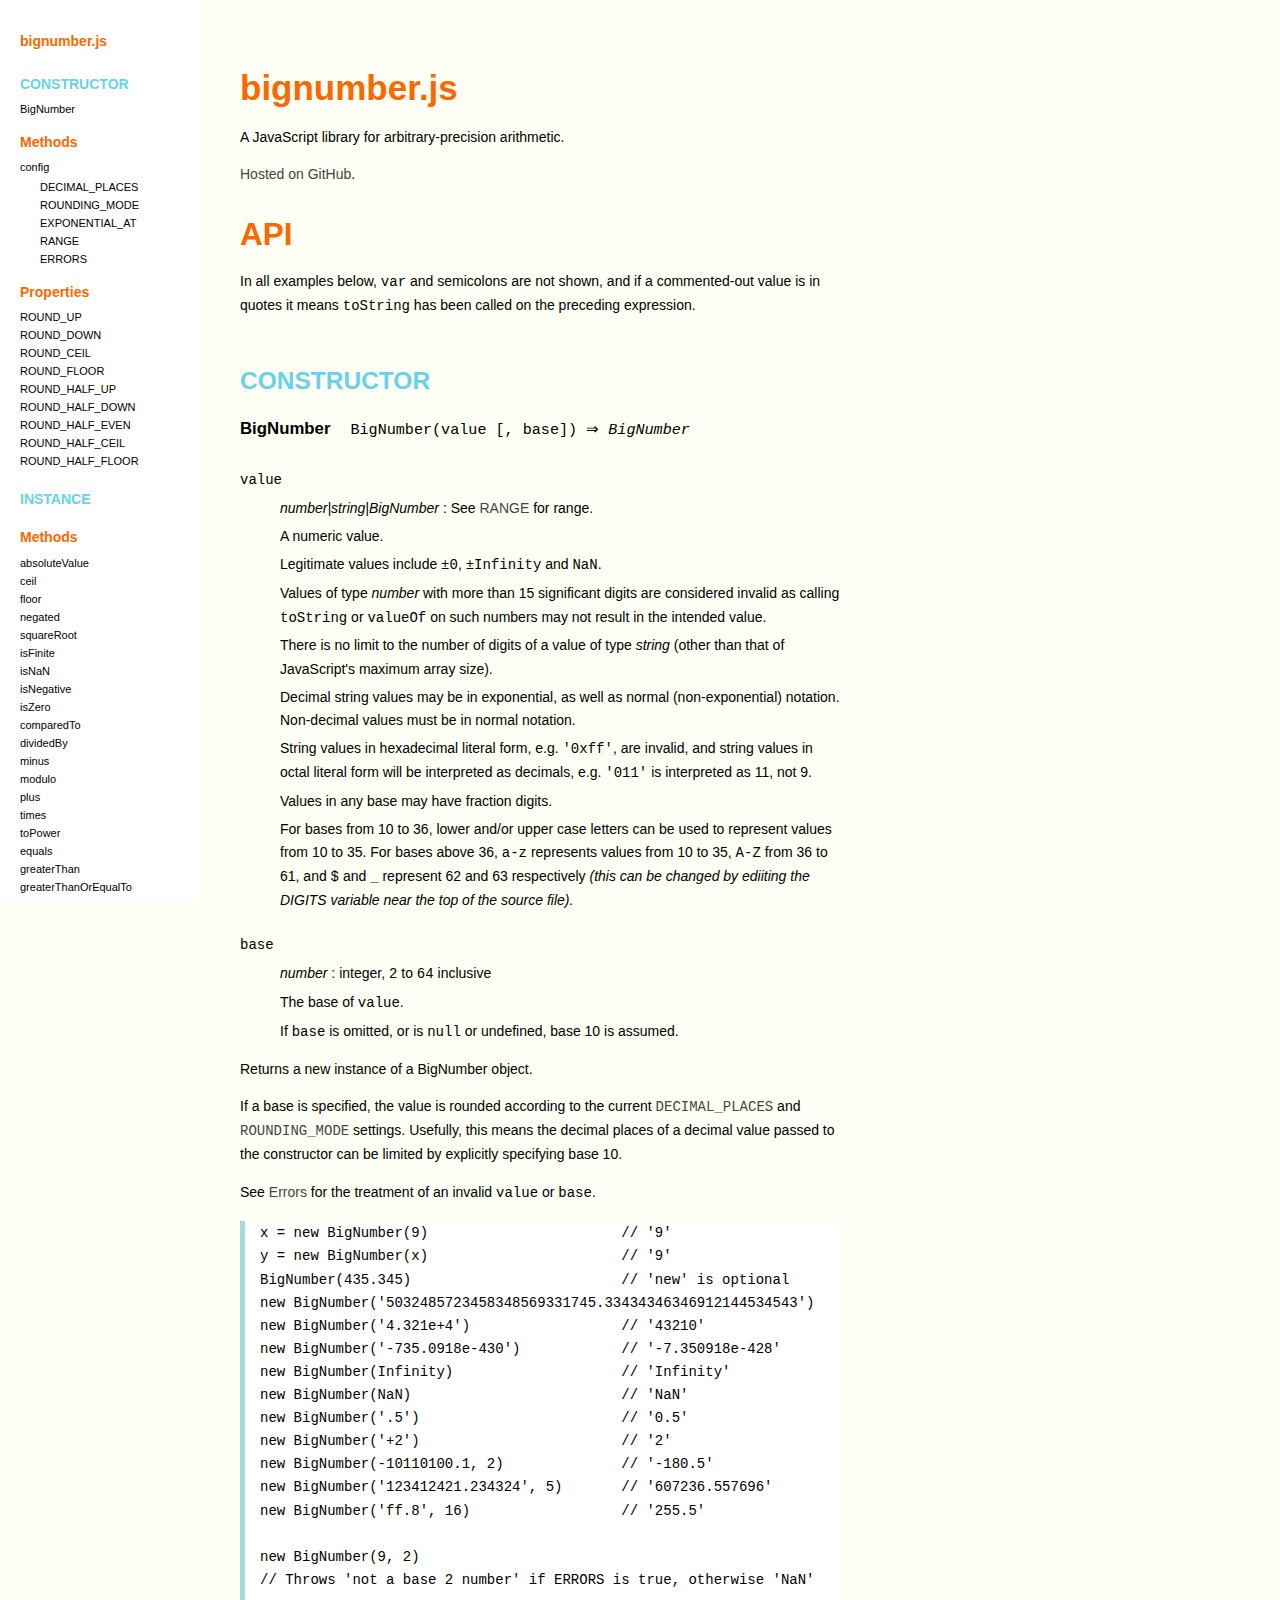
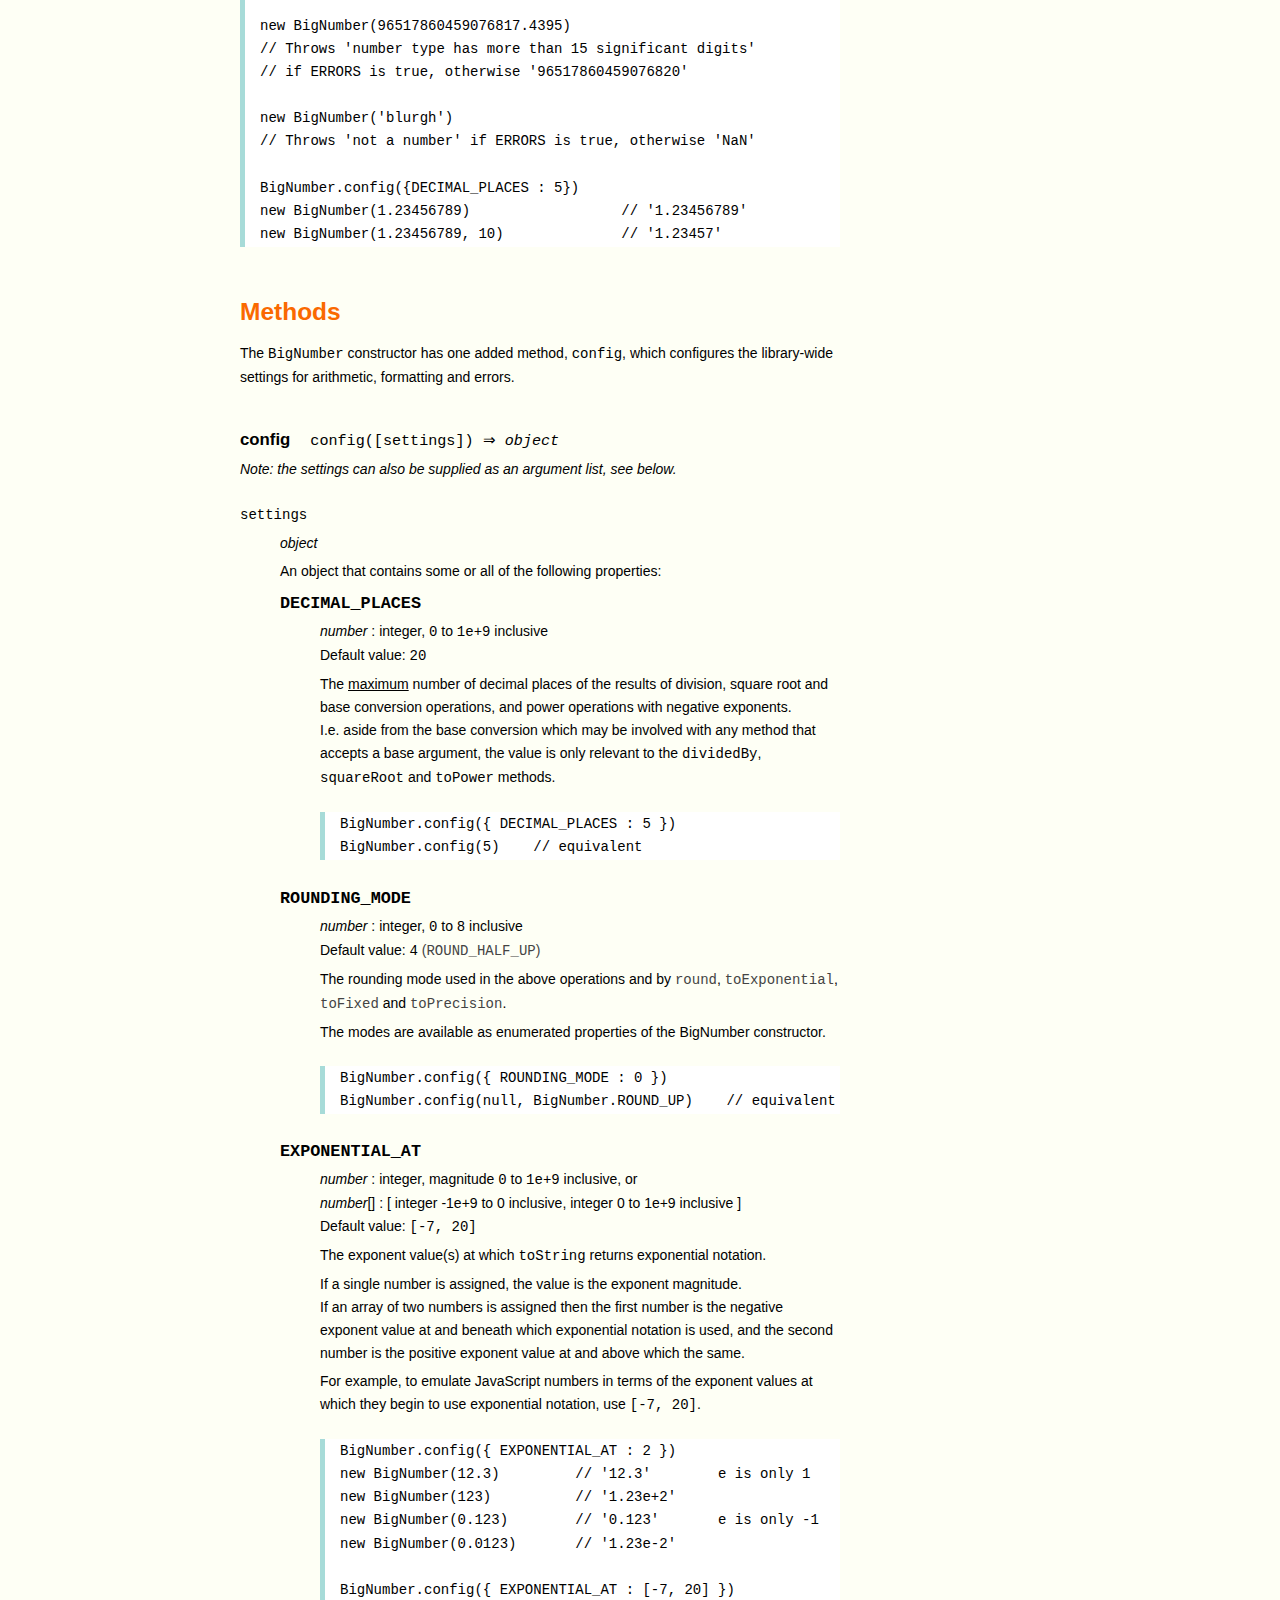
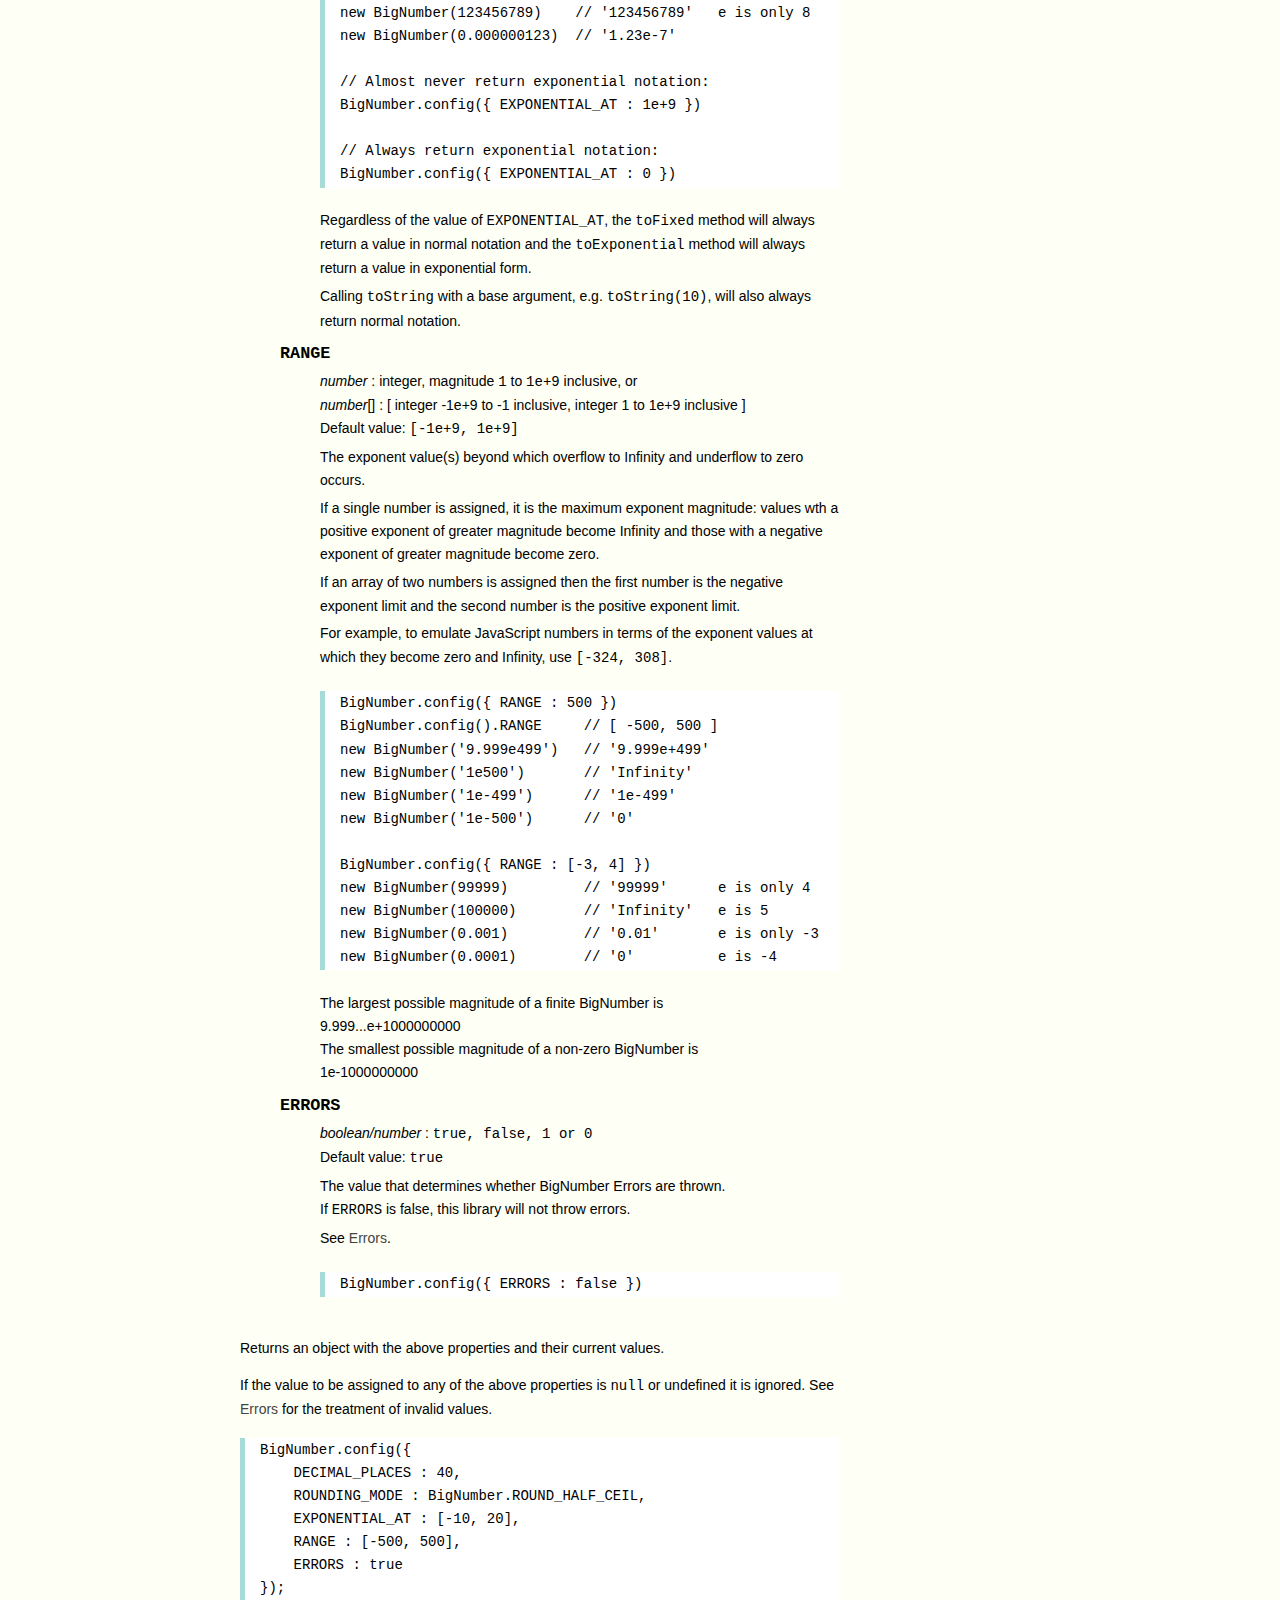
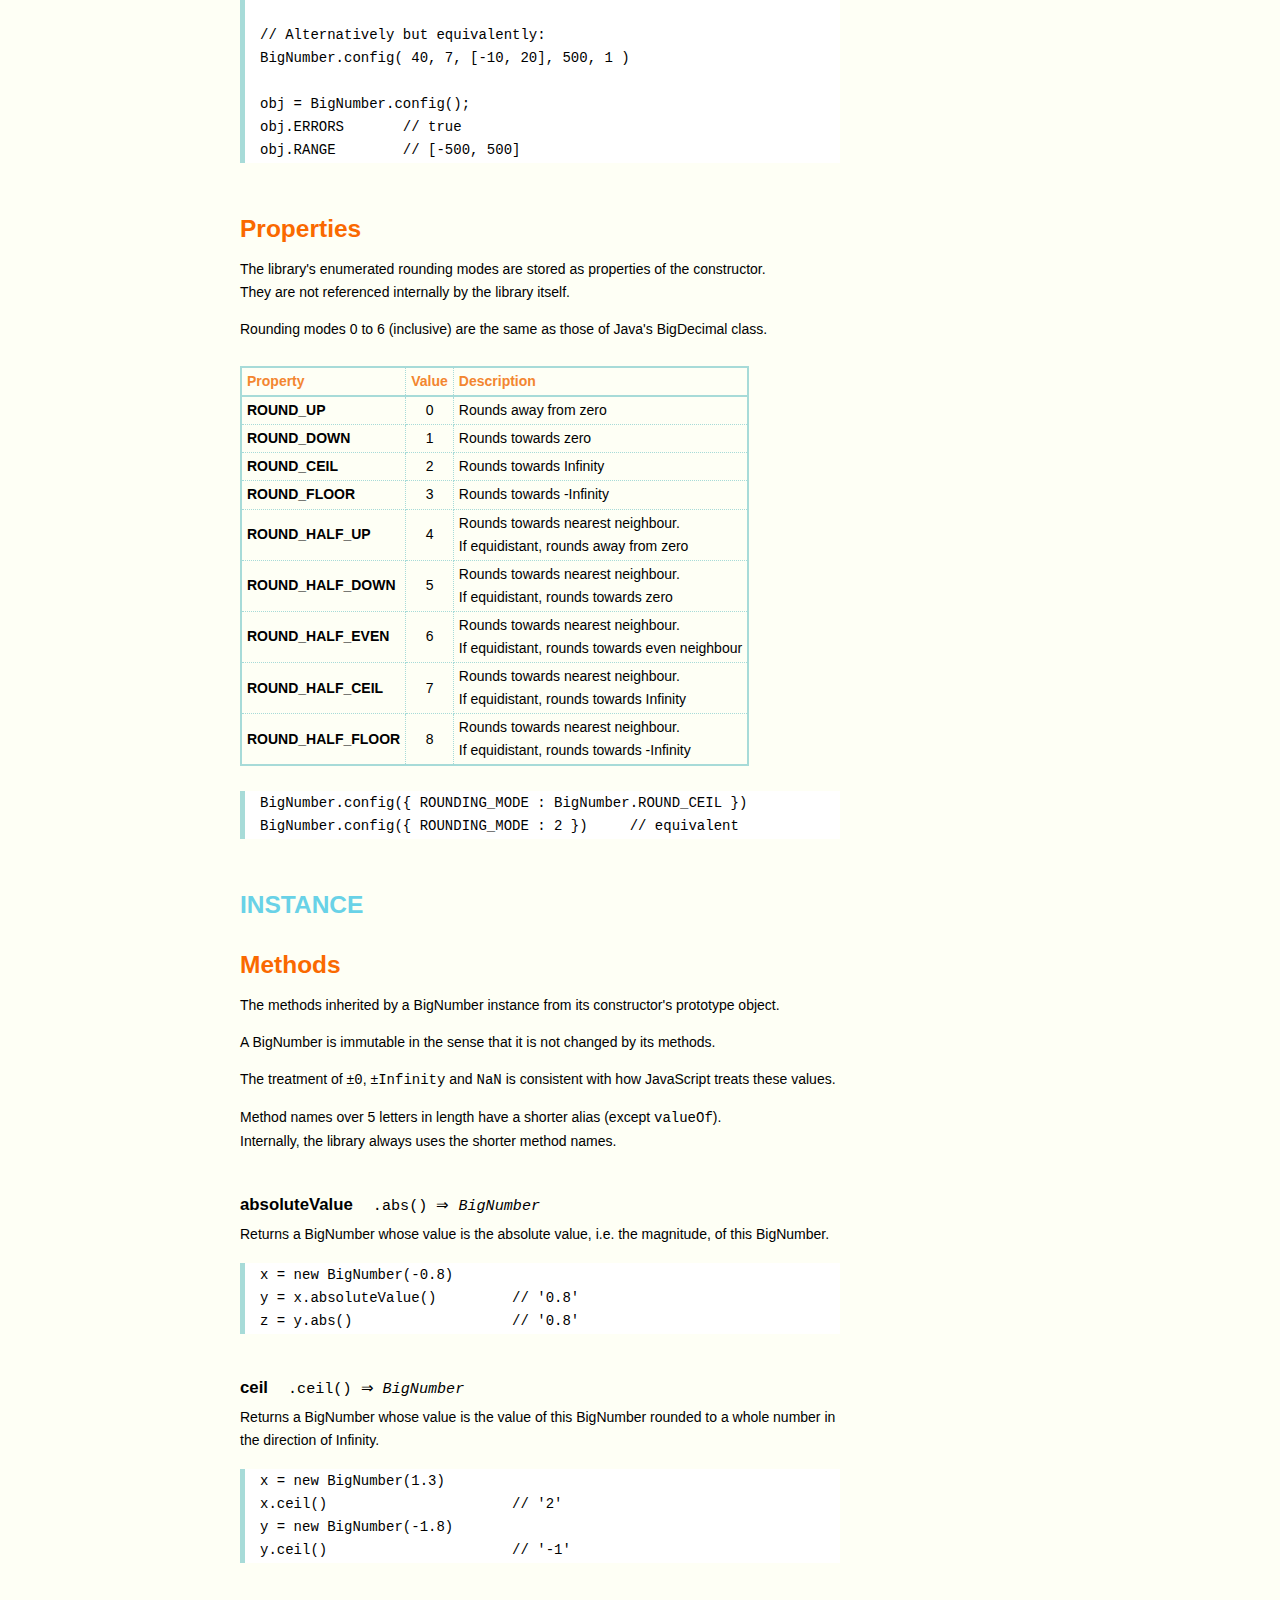
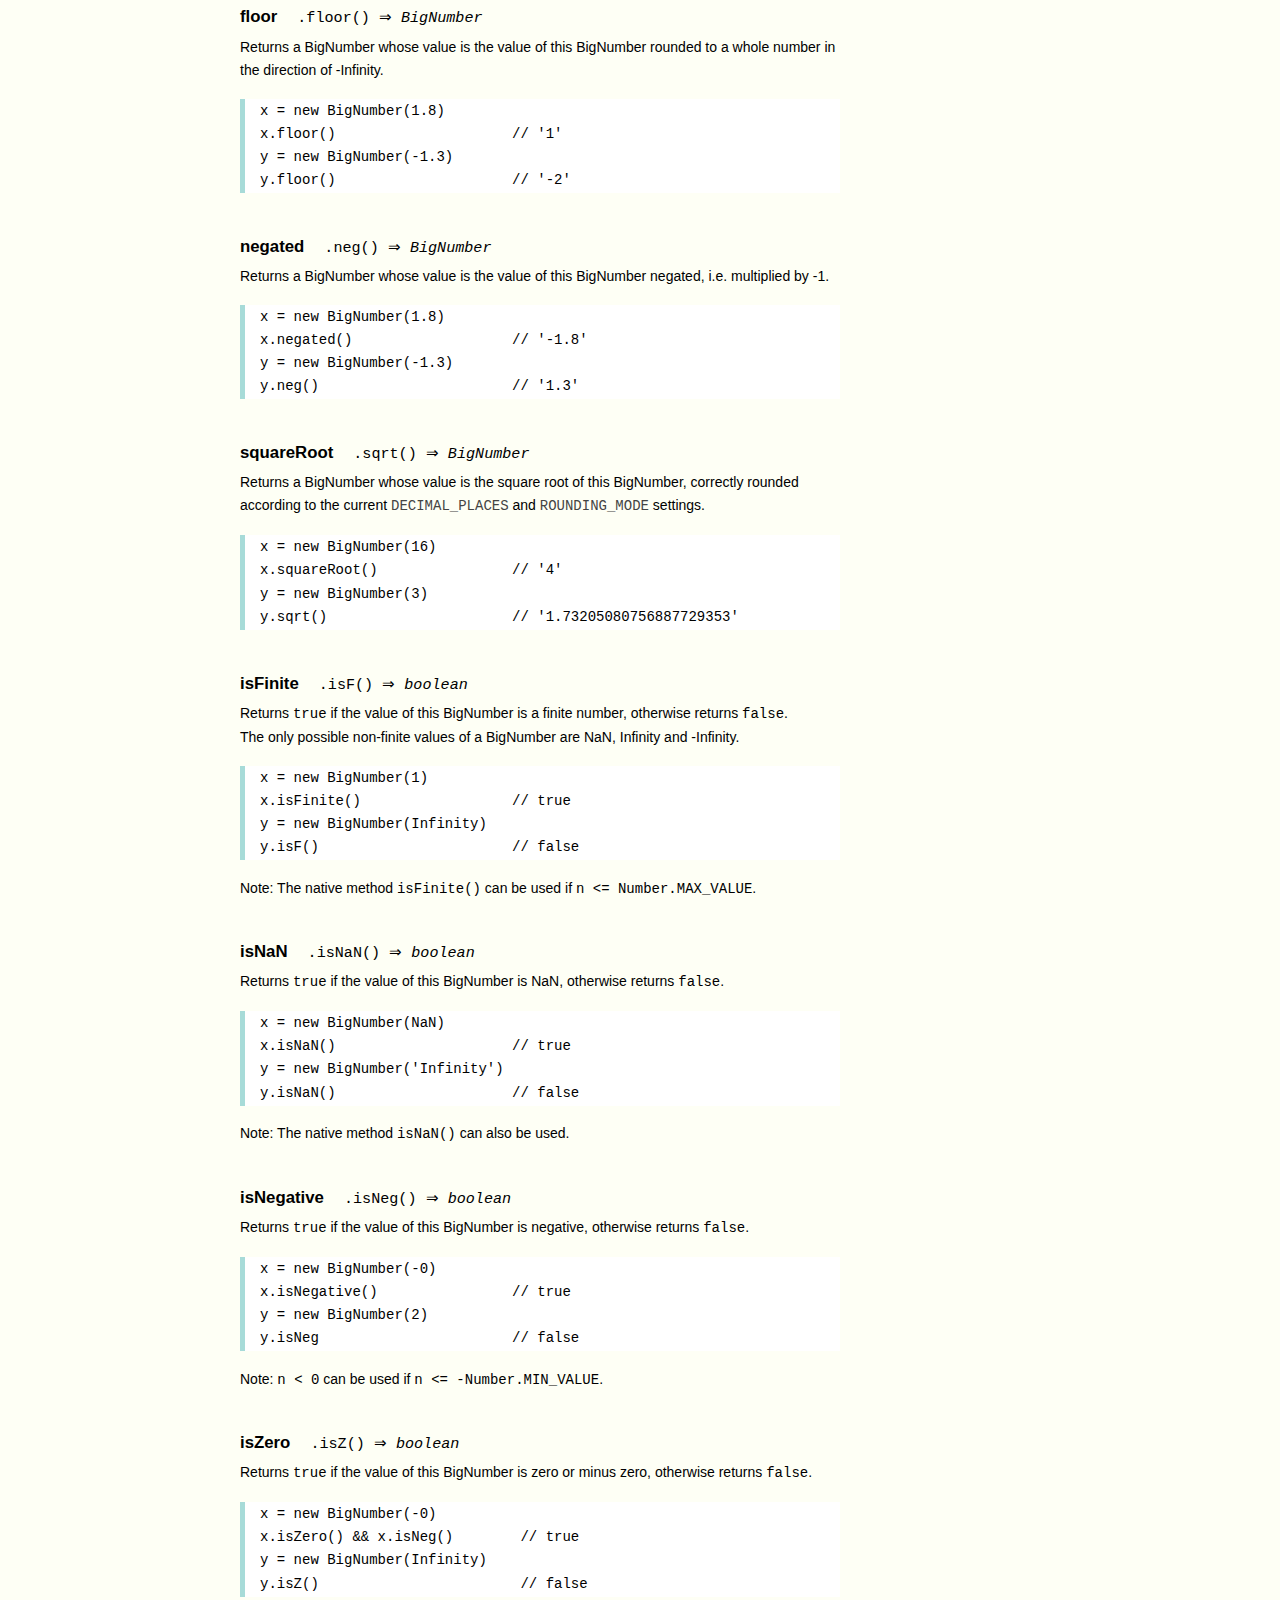
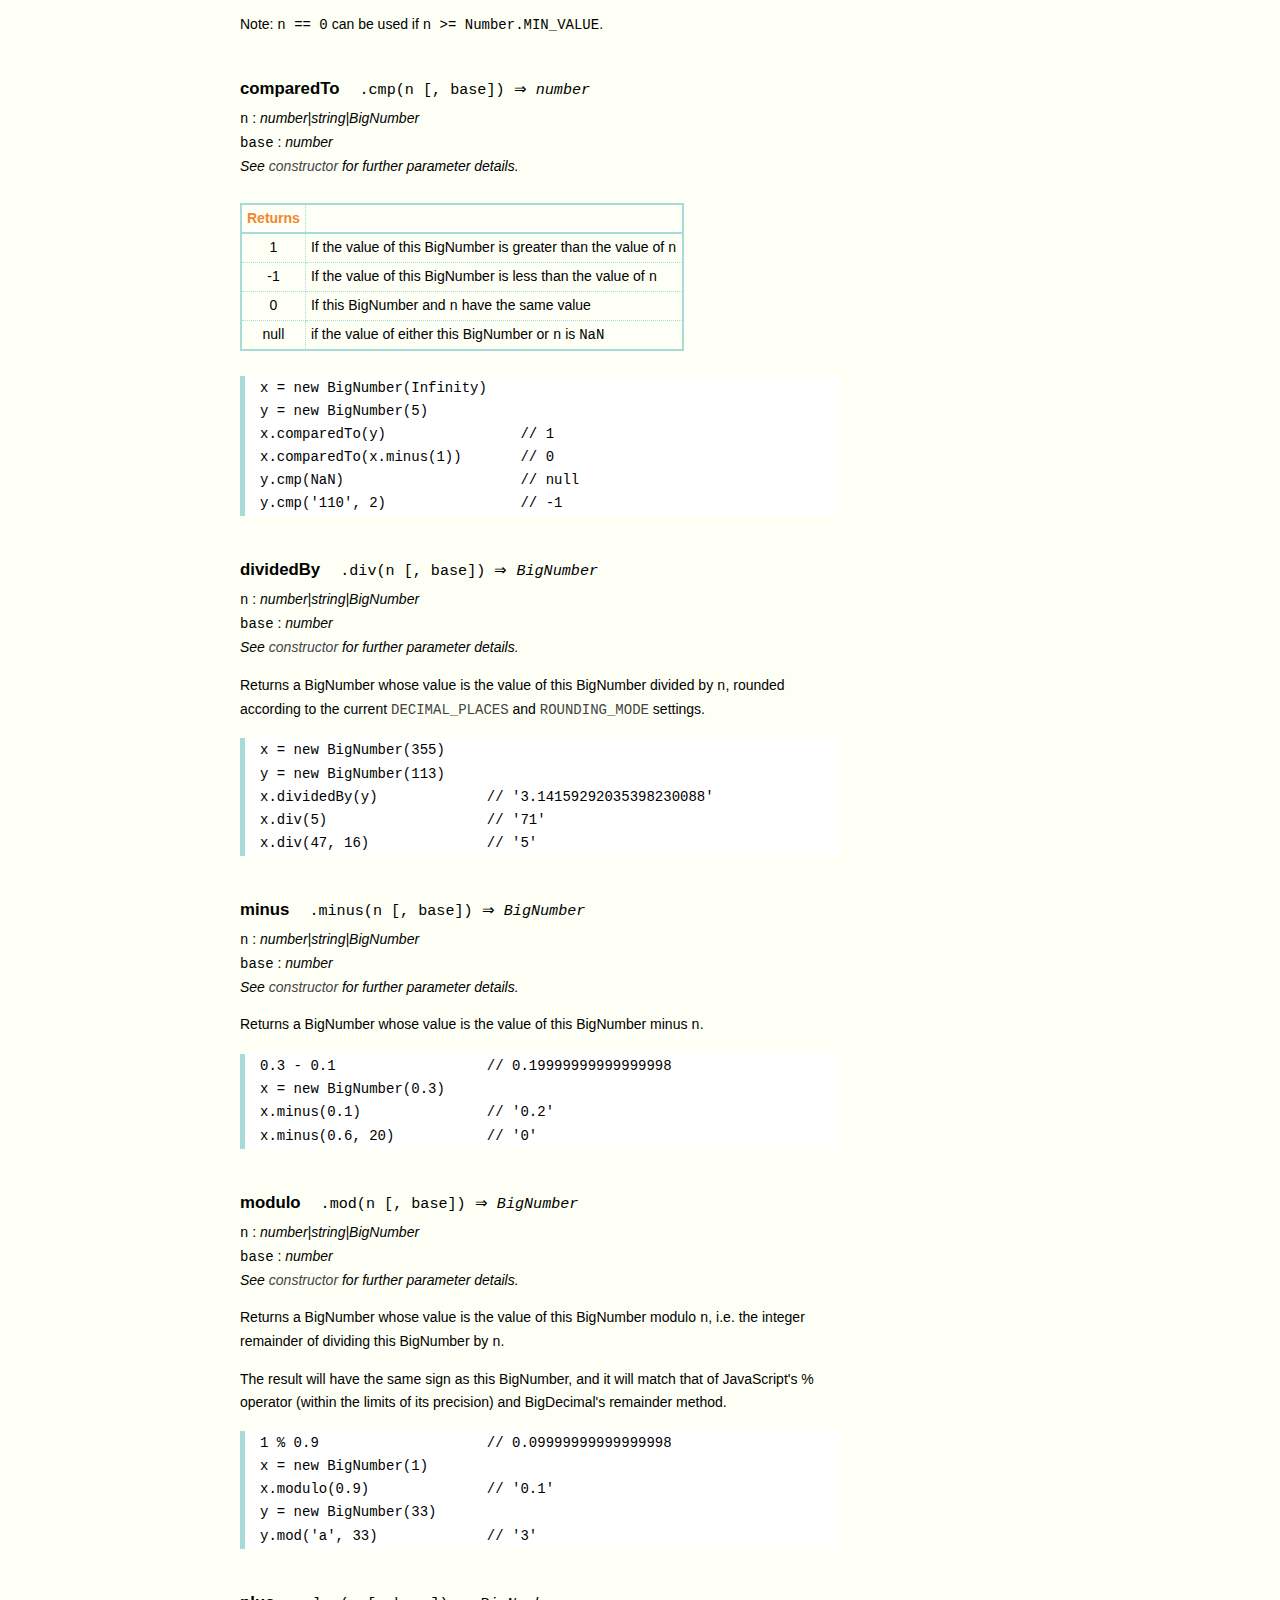
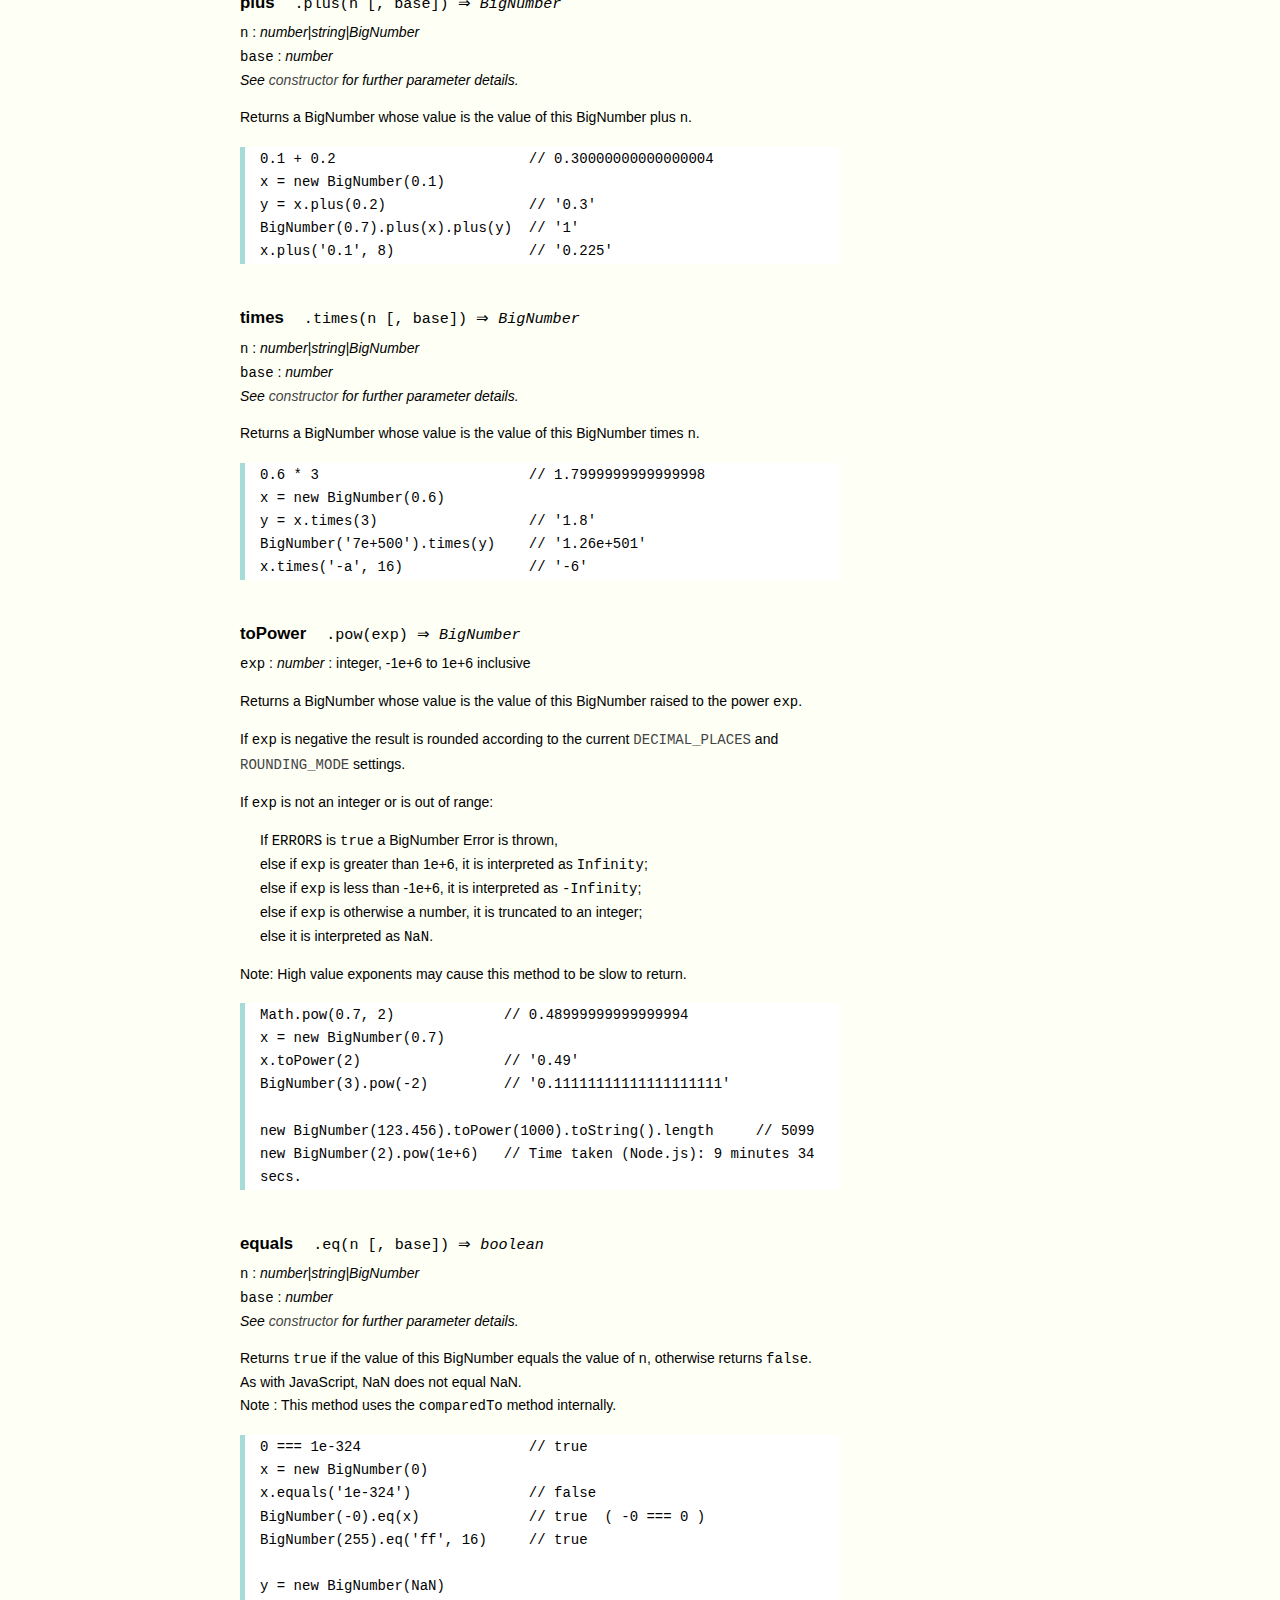
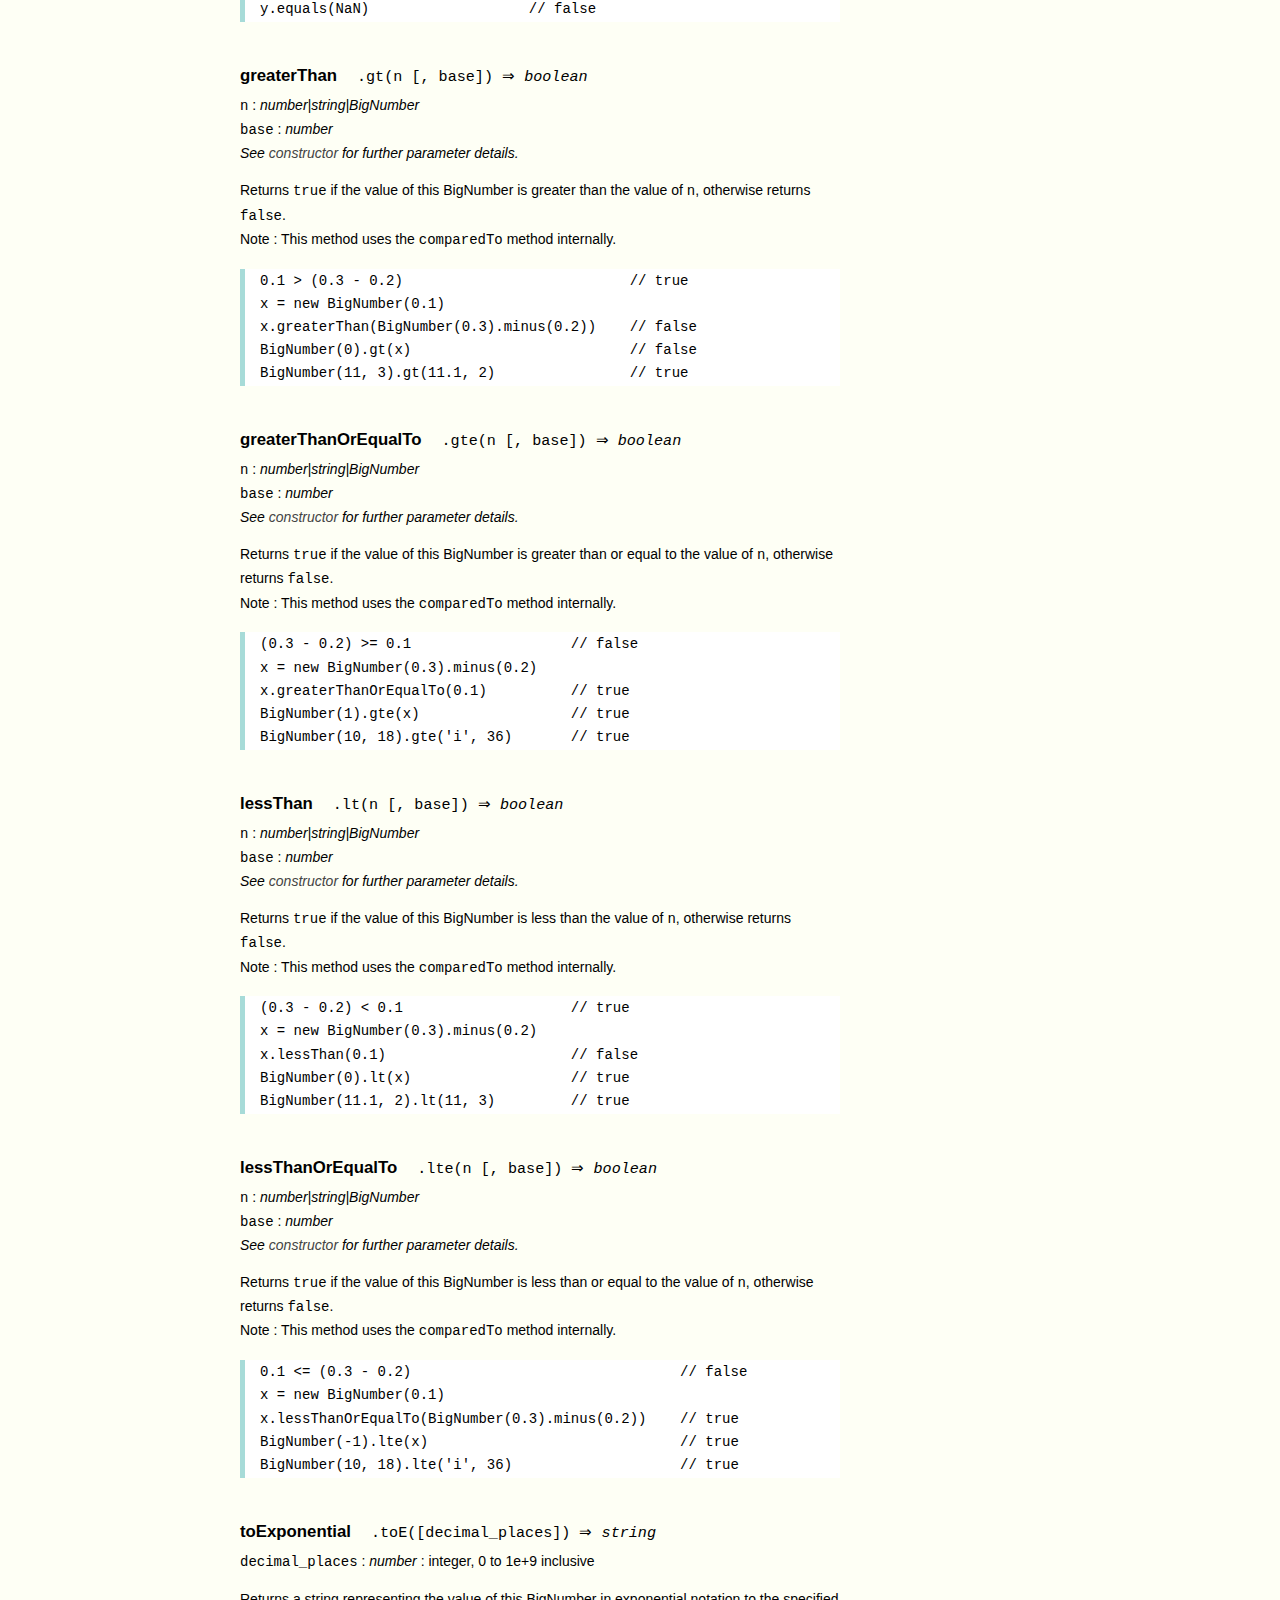
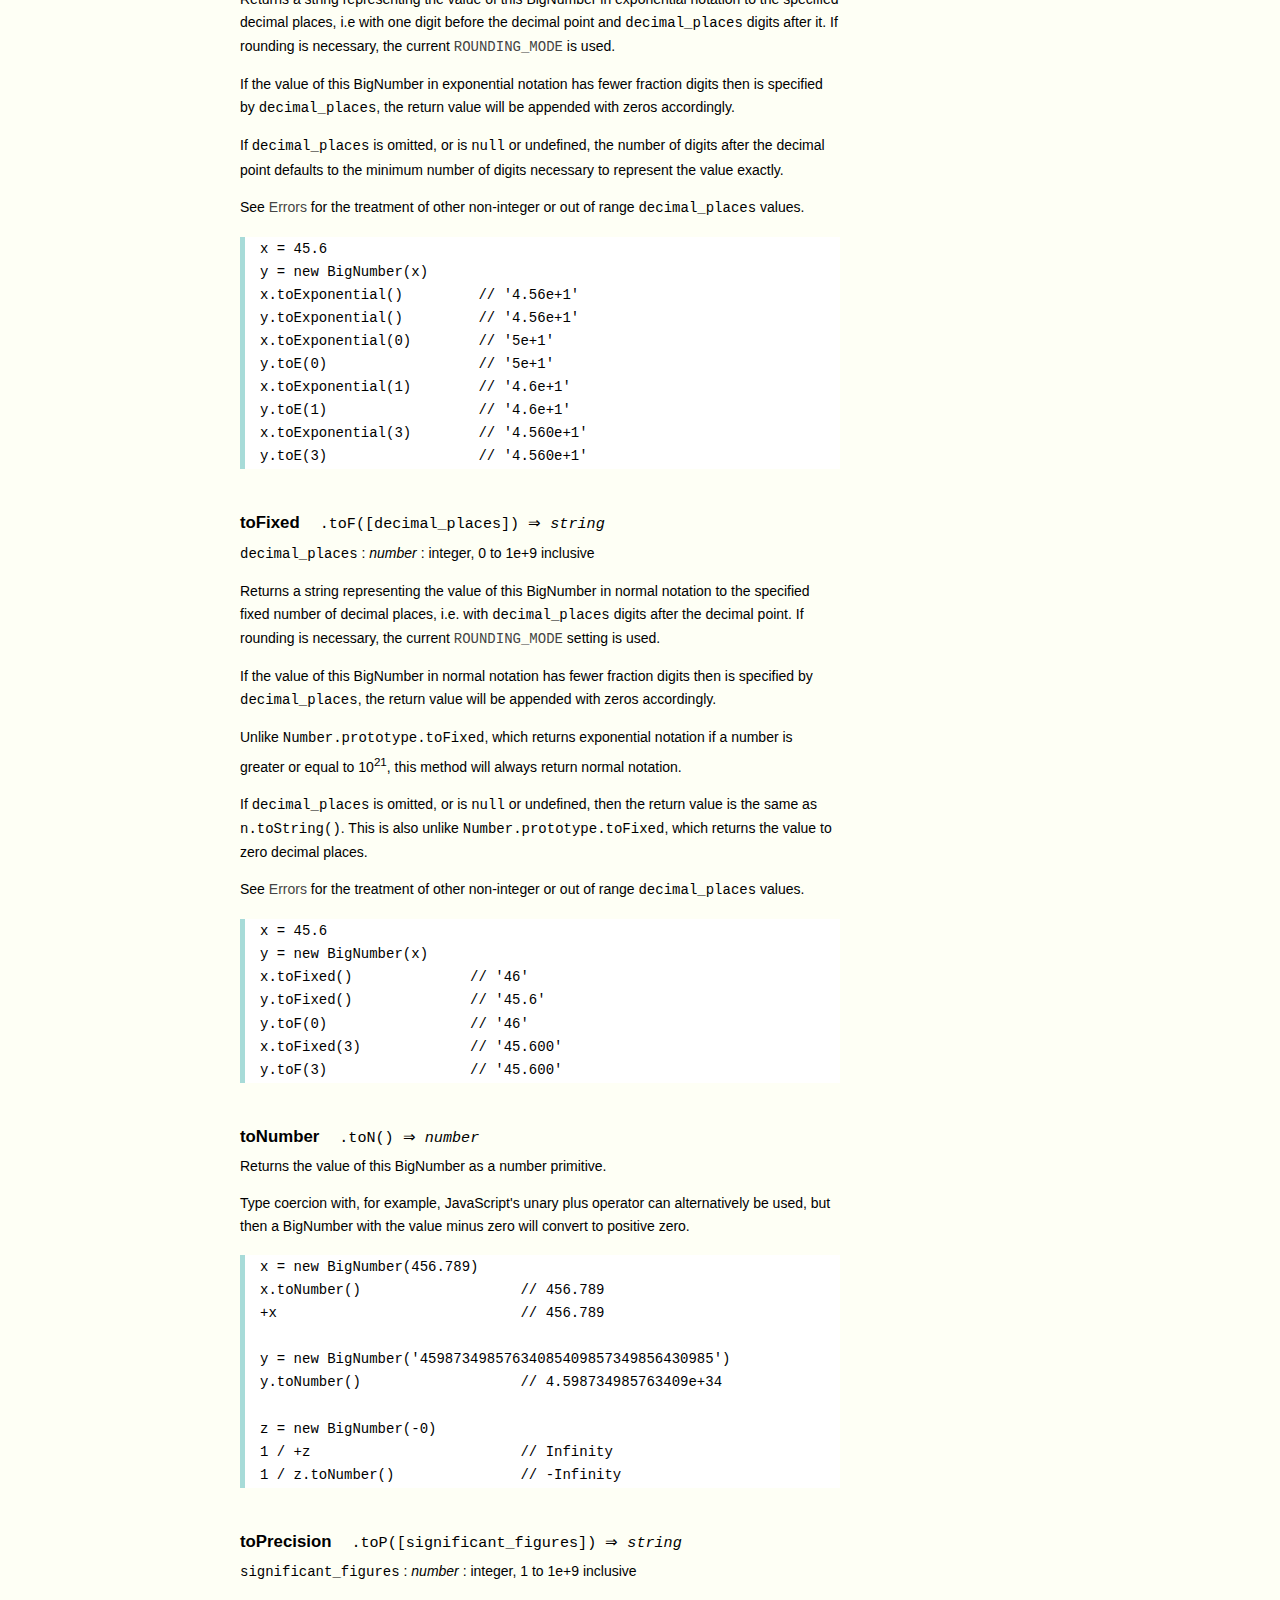
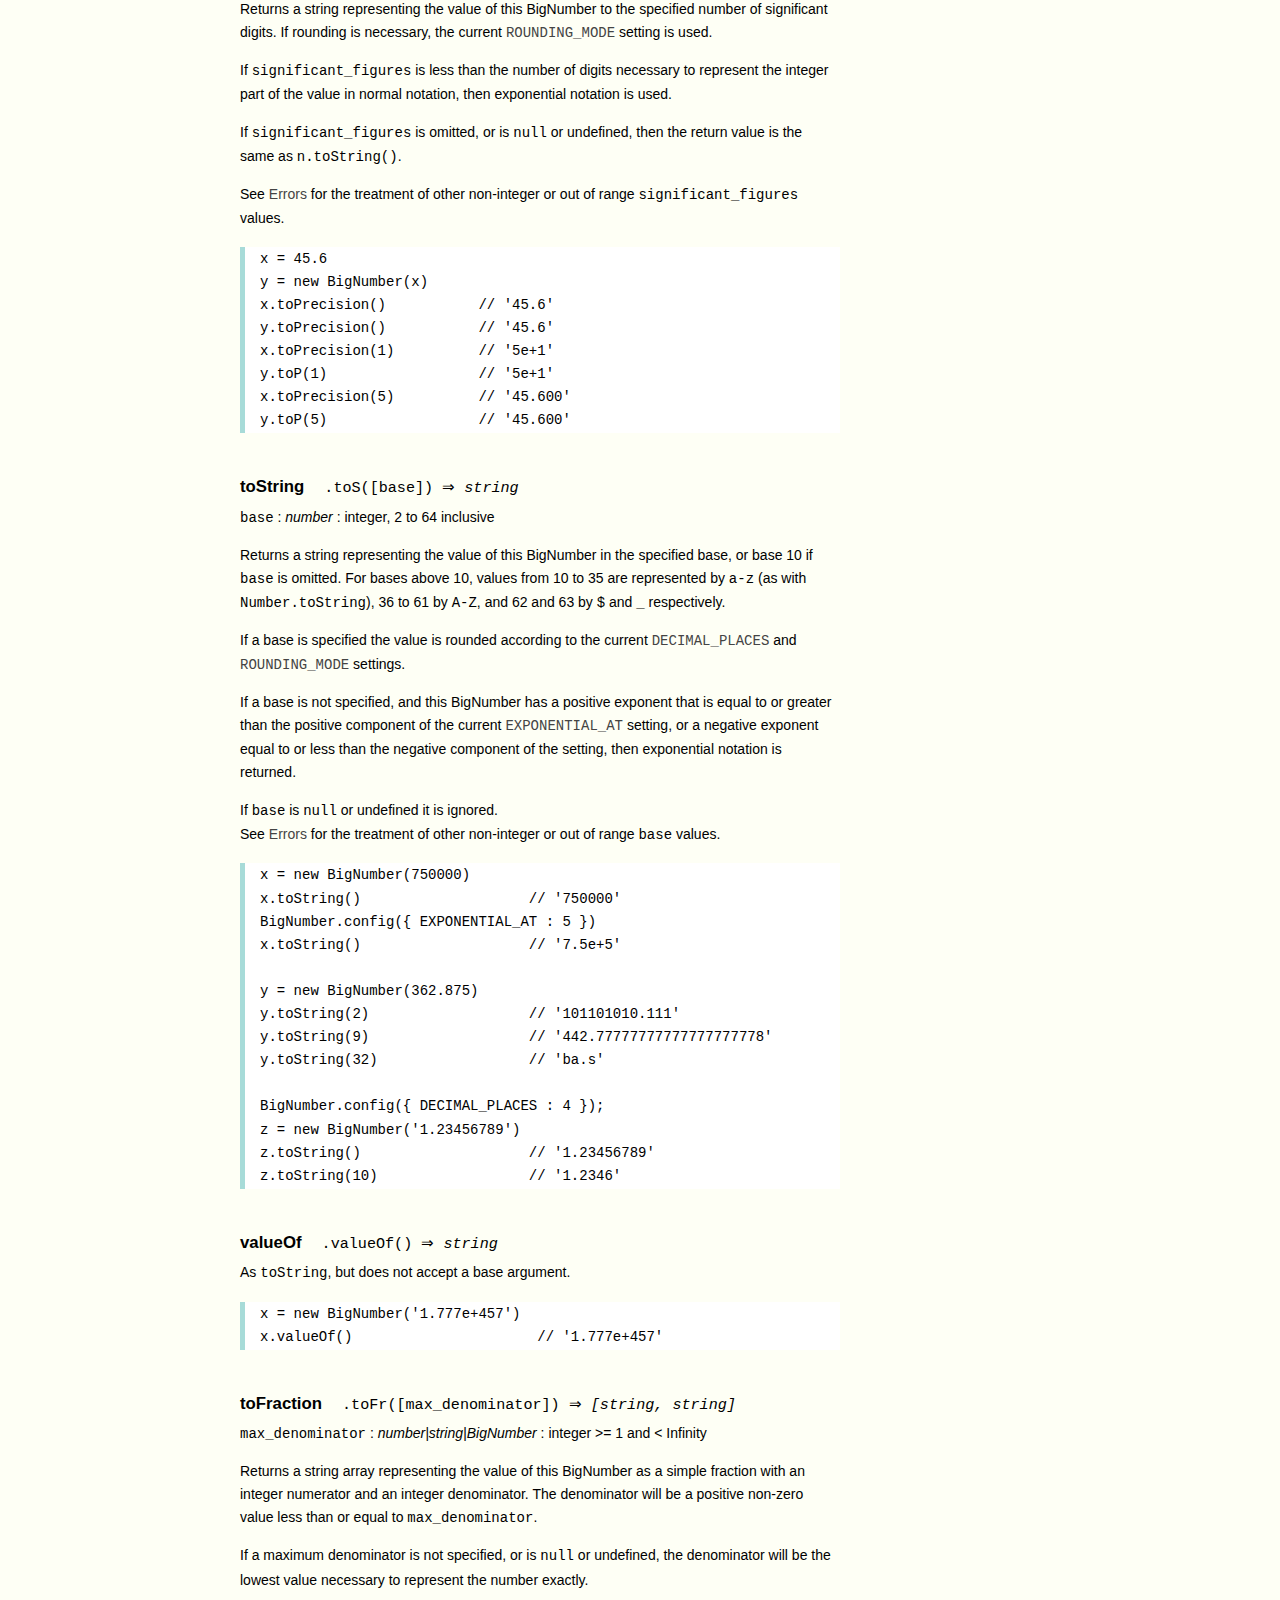
<file: node_modules/mysql/node_modules/bignumber.js/doc/API.html>
<!DOCTYPE HTML>
<html>
<head>
  <meta charset="utf-8">
  <meta http-equiv="X-UA-Compatible" content="IE=edge,chrome=1">
  <meta name="Author" content="M Mclaughlin">
  <title>bignumber.js API</title>
  <style>
html{font-family:sans-serif;font-size:100%}
body{font-family:"Helvetica Neue",Helvetica,Arial,sans-serif;font-size:14px;
  line-height:1.65em;background:#fefff5;color:#000;min-height:100%;margin:0}
.nav{background:#fff;position:fixed;top:0;bottom:0;left:0;width:180px;
  overflow-y:auto;padding:15px 0 30px 20px}
div.container{width:600px;margin:50px 0 50px 240px}
p{margin:0 0 1em;width:600px}
pre,ul{margin:1em 0}
h1,h2,h3,h4,h5{margin:0;padding:1.5em 0 0}
h1,h2{padding:.75em 0}
h1{font-size:2.5em;color:#fa6900}
h2{font-size:2.25em;color:#fa6900}
h3{font-size:1.75em;color:#69d2e7}
h4{font-size:1.75em;color:#fa6900;padding-bottom:.75em}
h5{font-size:1.2em;padding-bottom:.3em}
h6{font-size:1.1em;margin:0;padding:0.5em 0}
dd dt{font-size:1.2em}
dt{padding-top:.5em}
dd{padding-top:.35em}
b{font-weight:700}
a,a:visited{color:#444;text-decoration:none}
a:active,a:hover{outline:0;color:#000}
.nav a:hover{text-decoration:underline}
.nav a,.nav b,.nav a:visited{display:block;color:#fa6900;font-weight:700;
  margin-top:15px}
.nav b{color:#69d2e7;margin-top:20px;cursor:default;width:auto}
ul{list-style-type:none;padding:0 0 0 20px}
.nav ul{line-height:14px;padding-left:0;margin:5px 0 0}
.nav ul a,.nav ul a:visited{display:inline;color:#000;font-family:Verdana,
  Geneva,sans-serif;font-size:11px;font-weight:400;margin:0}
.inset,ul.inset{margin-left:20px}
code.inset{font-size:.9em}
.nav li{cursor:pointer;width:auto;margin:0 0 3px}
span.alias{font-style:italic;margin-left:20px}
table{border-collapse:collapse;border-spacing:0;border:2px solid #a7dbd8;
  margin:1.75em 0;padding:0}
td,th{text-align:left;margin:0;padding:2px 5px;border:1px dotted #a7dbd8}
th{border-top:2px solid #a7dbd8;border-bottom:2px solid #a7dbd8;color:#f38630}
pre{background:#fff;white-space:pre-wrap;word-wrap:break-word;
  border-left:5px solid #a7dbd8;padding:1px 0 1px 15px;margin:1.2em 0}
code,pre{font-family:Monaco,Consolas,"Lucida Console",monospace;
  font-weight:400}
.end{margin-bottom:25px}
.nav-title{color:#fa6900}
.centre{text-align:center}
.error-table{font-size:13px;width:100%}
  </style>
</head>
<body>

  <div class="nav">

    <a class='nav-title' href="#">bignumber.js</a>

    <b> CONSTRUCTOR </b>
    <ul>
      <li><a href="#bignumber">BigNumber</a></li>
    </ul>

    <a href="#methods">Methods</a>
    <ul>
      <li><a href="#config">config</a></li>
      <li>
        <ul class="inset">
          <li><a href="#decimal-places">DECIMAL_PLACES</a></li>
          <li><a href="#rounding-mode" >ROUNDING_MODE</a></li>
          <li><a href="#exponential-at">EXPONENTIAL_AT</a></li>
          <li><a href="#range"         >RANGE</a></li>
          <li><a href="#errors"        >ERRORS</a></li>
        </ul>
      </li>
    </ul>

    <a href="#constructor-properties">Properties</a>
    <ul>
      <li><a href="#round-up"        >ROUND_UP</a></li>
      <li><a href="#round-down"      >ROUND_DOWN</a></li>
      <li><a href="#round-ceil"      >ROUND_CEIL</a></li>
      <li><a href="#round-floor"     >ROUND_FLOOR</a></li>
      <li><a href="#round-half-up"   >ROUND_HALF_UP</a></li>
      <li><a href="#round-half-down" >ROUND_HALF_DOWN</a></li>
      <li><a href="#round-half-even" >ROUND_HALF_EVEN</a></li>
      <li><a href="#round-half-ceil" >ROUND_HALF_CEIL</a></li>
      <li><a href="#round-half-floor">ROUND_HALF_FLOOR</a></li>
    </ul>

    <b> INSTANCE </b>

    <a href="#prototype-methods">Methods</a>
    <ul>
      <li><a href="#abs"    >absoluteValue</a></li>
      <li><a href="#ceil"   >ceil</a></li>
      <li><a href="#floor"  >floor</a></li>
      <li><a href="#neg"    >negated</a></li>
      <li><a href="#sqrt"   >squareRoot</a></li>
      <li><a href="#isF"    >isFinite</a></li>
      <li><a href="#isNaN"  >isNaN</a></li>
      <li><a href="#isNeg"  >isNegative</a></li>
      <li><a href="#isZ"    >isZero</a></li>
      <li><a href="#cmp"    >comparedTo</a></li>
      <li><a href="#div"    >dividedBy</a></li>
      <li><a href="#minus"  >minus</a></li>
      <li><a href="#mod"    >modulo</a></li>
      <li><a href="#plus"   >plus</a></li>
      <li><a href="#times"  >times</a></li>
      <li><a href="#pow"    >toPower</a></li>
      <li><a href="#eq"     >equals</a></li>
      <li><a href="#gt"     >greaterThan</a></li>
      <li><a href="#gte"    >greaterThanOrEqualTo</a></li>
      <li><a href="#lt"     >lessThan</a></li>
      <li><a href="#lte"    >lessThanOrEqualTo</a></li>
      <li><a href="#toE"    >toExponential</a></li>
      <li><a href="#toF"    >toFixed</a></li>
      <li><a href="#toN"    >toNumber</a></li>
      <li><a href="#toP"    >toPrecision</a></li>
      <li><a href="#toS"    >toString</a></li>
      <li><a href="#valueOf">valueOf</a></li>
      <li><a href="#toFr"   >toFraction</a></li>
      <li><a href="#round"  >round</a></li>
    </ul>

    <a href="#instance-properties">Properties</a>
    <ul>
      <li><a href="#coefficient">c : coefficient</a></li>
      <li><a href="#exponent"   >e : exponent</a></li>
      <li><a href="#sign"       >s : sign</a></li>
    </ul>

    <a href="#zero-nan-infinity">Zero, NaN &amp; Infinity</a>

    <a href="#Errors">Errors</a>

    <a class='end' href="#faq">FAQ</a>

  </div>

  <div class="container">

    <h1>bignumber.js</h1>

    <p>A JavaScript library for arbitrary-precision arithmetic.</p>

    <p>
      <a href="https://github.com/MikeMcl/bignumber.js">Hosted on GitHub</a>.
    </p>


    <h2>API</h2>

    <p>
      In all examples below, <code>var</code> and semicolons are not shown, and
      if a commented-out value is in quotes it means <code>toString</code> has
      been called on the preceding expression.
    </p>



    <h3>CONSTRUCTOR</h3>

    <h5 id="bignumber">
      BigNumber<code class='inset'>BigNumber(value [, base]) &rArr;
      <i>BigNumber</i>
      </code>
    </h5>
    <dl>
      <dt><code>value</code></dt>
      <dd>
        <i>number|string|BigNumber</i> : See <a href='#range'>RANGE</a> for
        range.
      </dd>
      <dd>
        A numeric value.
      </dd>
      <dd>
        Legitimate values include <code>&plusmn;0</code>,
        <code>&plusmn;Infinity</code> and <code>NaN</code>.
      </dd>
      <dd>
        Values of type <em>number</em> with more than 15 significant digits are
        considered invalid as calling <code>toString</code> or
        <code>valueOf</code> on such numbers may not result in the intended
        value.
      </dd>
      <dd>
        There is no limit to the number of digits of a value of type
        <em>string</em> (other than that of JavaScript's maximum array size).
      </dd>
      <dd>
        Decimal string values may be in exponential, as well as normal
        (non-exponential) notation. Non-decimal values must be in normal
        notation.
      </dd>
      <dd>
        String values in hexadecimal literal form, e.g. <code>'0xff'</code>, are
        invalid, and string values in octal literal form will be interpreted as
        decimals, e.g. <code>'011'</code> is interpreted as 11, not 9.
      </dd>
      <dd>Values in any base may have fraction digits.</dd>
      <dd>
        For bases from 10 to 36, lower and/or upper case letters can be used to
        represent values from 10 to 35. For bases above 36, <code>a-z</code>
        represents values from 10 to 35, <code>A-Z</code> from 36 to 61, and
        <code>$</code> and <code>_</code> represent 62 and 63 respectively <i>
        (this can be changed by ediiting the DIGITS variable near the top of the
        source file).</i>
      </dd>
    </dl>
    <dl>
      <dt><code>base</code></dt>
      <dd>
        <i>number</i> : integer, <code>2</code> to <code>64</code> inclusive
      </dd>
      <dd>The base of <code>value</code>.</dd>
      <dd>If <code>base</code> is omitted, or is <code>null</code> or undefined,
      base 10 is assumed.</dd>
    </dl>
    <p>Returns a new instance of a BigNumber object.</p>
    <p>
      If a base is specified, the value is rounded according to
      the current <a href='#decimal-places'><code>DECIMAL_PLACES</code></a> and
      <a href='#rounding-mode'><code>ROUNDING_MODE</code></a> settings.
      Usefully, this means the decimal places of a decimal value
      passed to the constructor can be limited by explicitly specifying base 10.
    </p>
    <p>
      See <a href='#Errors'>Errors</a> for the treatment of an invalid
      <code>value</code> or <code>base</code>.
    </p>
    <pre>
x = new BigNumber(9)                       // '9'
y = new BigNumber(x)                       // '9'
BigNumber(435.345)                         // 'new' is optional
new BigNumber('5032485723458348569331745.33434346346912144534543')
new BigNumber('4.321e+4')                  // '43210'
new BigNumber('-735.0918e-430')            // '-7.350918e-428'
new BigNumber(Infinity)                    // 'Infinity'
new BigNumber(NaN)                         // 'NaN'
new BigNumber('.5')                        // '0.5'
new BigNumber('+2')                        // '2'
new BigNumber(-10110100.1, 2)              // '-180.5'
new BigNumber('123412421.234324', 5)       // '607236.557696'
new BigNumber('ff.8', 16)                  // '255.5'

new BigNumber(9, 2)
// Throws 'not a base 2 number' if ERRORS is true, otherwise 'NaN'

new BigNumber(96517860459076817.4395)
// Throws 'number type has more than 15 significant digits'
// if ERRORS is true, otherwise '96517860459076820'

new BigNumber('blurgh')
// Throws 'not a number' if ERRORS is true, otherwise 'NaN'

BigNumber.config({DECIMAL_PLACES : 5})
new BigNumber(1.23456789)                  // '1.23456789'
new BigNumber(1.23456789, 10)              // '1.23457'</pre>


    <h4 id="methods">Methods</h4>
    <p>
      The <code>BigNumber</code> constructor has one added method,
      <code>config</code>, which configures the library-wide settings for
      arithmetic, formatting and errors.
    </p>

    <h5 id="config">
      config<code class='inset'>config([settings]) &rArr; <i>object</i></code>
    </h5>
    <i>
      Note: the settings can also be supplied as an argument list,
      see below.
    </i>
    <dl>
      <dt><code>settings</code></dt>
      <dd><i>object</i></dd>

      <dd>
        An object that contains some or all of the following properties:
        <dl>



          <dt id="decimal-places"><code><b>DECIMAL_PLACES</b></code></dt>
          <dd>
            <i>number</i> : integer, <code>0</code> to <code>1e+9</code>
            inclusive<br />
            Default value: <code>20</code>
          </dd>
          <dd>
            The <u>maximum</u> number of decimal places of the results of
            division, square root and base conversion operations, and power
            operations with negative exponents.<br />
            I.e. aside from the base conversion which may be involved with any
            method that accepts a base argument, the value is only relevant to
            the <code>dividedBy</code>, <code>squareRoot</code> and
            <code>toPower</code> methods.
          </dd>
          <dd>
            <pre>BigNumber.config({ DECIMAL_PLACES : 5 })
BigNumber.config(5)    // equivalent</pre>
          </dd>



          <dt id="rounding-mode"><code><b>ROUNDING_MODE</b></code></dt>
          <dd>
            <i>number</i> : integer, <code>0</code> to <code>8</code>
            inclusive<br />
            Default value: <code>4</code>
            <a href="#h-up">(<code>ROUND_HALF_UP</code>)</a>
          </dd>
          <dd>
            The rounding mode used in the above operations and by
            <a href='#round'><code>round</code></a>,
            <a href='#toE'><code>toExponential</code></a>,
            <a href='#toF'><code>toFixed</code></a> and
            <a href='#toP'><code>toPrecision</code></a>.
          </dd>
          <dd>
             The modes are available as enumerated properties of the BigNumber
             constructor.
          </dd>
           <dd>
            <pre>BigNumber.config({ ROUNDING_MODE : 0 })
BigNumber.config(null, BigNumber.ROUND_UP)    // equivalent</pre>
          </dd>



          <dt id="exponential-at"><code><b>EXPONENTIAL_AT</b></code></dt>
          <dd>
            <i>number</i> : integer, magnitude <code>0</code> to
            <code>1e+9</code> inclusive, or<br />
            <i>number</i>[] : [ integer -1e+9 to 0 inclusive, integer 0 to 1e+9
            inclusive ]<br />
            Default value: <code>[-7, 20]</code>
          </dd>
          <dd>
            The exponent value(s) at which <code>toString</code> returns
            exponential notation.
          </dd>
          <dd>
            If a single number is assigned, the value is the exponent magnitude.
            <br />
            If an array of two numbers is assigned then the first number is the
            negative exponent value at and beneath which exponential notation is
            used, and the second number is the positive exponent value at and
            above which the same.
          </dd>
          <dd>
            For example, to emulate JavaScript numbers in terms of the exponent
            values at which they begin to use exponential notation, use
            <code>[-7, 20]</code>.
          </dd>
          <dd>
            <pre>BigNumber.config({ EXPONENTIAL_AT : 2 })
new BigNumber(12.3)         // '12.3'        e is only 1
new BigNumber(123)          // '1.23e+2'
new BigNumber(0.123)        // '0.123'       e is only -1
new BigNumber(0.0123)       // '1.23e-2'

BigNumber.config({ EXPONENTIAL_AT : [-7, 20] })
new BigNumber(123456789)    // '123456789'   e is only 8
new BigNumber(0.000000123)  // '1.23e-7'

// Almost never return exponential notation:
BigNumber.config({ EXPONENTIAL_AT : 1e+9 })

// Always return exponential notation:
BigNumber.config({ EXPONENTIAL_AT : 0 })</pre>
          </dd>
          <dd>
            Regardless of the value of <code>EXPONENTIAL_AT</code>, the
            <code>toFixed</code> method will always return a value in
            normal notation and the <code>toExponential</code> method will
            always return a value in exponential form.
          </dd>
          <dd>
            Calling <code>toString</code> with a base argument, e.g.
            <code>toString(10)</code>, will also always return normal notation.
          </dd>



          <dt id="range"><code><b>RANGE</b></code></dt>
          <dd>
            <i>number</i> : integer, magnitude <code>1</code> to
            <code>1e+9</code> inclusive, or<br />
            <i>number</i>[] : [ integer -1e+9 to -1 inclusive, integer 1 to 1e+9
            inclusive ]<br />
            Default value: <code>[-1e+9, 1e+9]</code>
          </dd>
          <dd>
            The exponent value(s) beyond which overflow to Infinity and
            underflow to zero occurs.
          </dd>
          <dd>
            If a single number is assigned, it is the maximum exponent
            magnitude: values wth a positive exponent of greater magnitude
            become Infinity and those with a negative exponent of
            greater magnitude become zero.
          <dd>
            If an array of two numbers is assigned then the first number is the
            negative exponent limit and the second number is the positive
            exponent limit.
          </dd>
          <dd>
            For example, to emulate JavaScript numbers in terms of the exponent
            values at which they become zero and Infinity, use
            <code>[-324, 308]</code>.
          </dd>
          <dd>
            <pre>BigNumber.config({ RANGE : 500 })
BigNumber.config().RANGE     // [ -500, 500 ]
new BigNumber('9.999e499')   // '9.999e+499'
new BigNumber('1e500')       // 'Infinity'
new BigNumber('1e-499')      // '1e-499'
new BigNumber('1e-500')      // '0'

BigNumber.config({ RANGE : [-3, 4] })
new BigNumber(99999)         // '99999'      e is only 4
new BigNumber(100000)        // 'Infinity'   e is 5
new BigNumber(0.001)         // '0.01'       e is only -3
new BigNumber(0.0001)        // '0'          e is -4</pre>
          </dd>
          <dd>
            The largest possible magnitude of a finite BigNumber is<br />
            9.999...e+1000000000<br />
            The smallest possible magnitude of a non-zero BigNumber is<br />
            1e-1000000000
          </dd>



          <dt id="errors"><code><b>ERRORS</b></code></dt>
          <dd>
            <i>boolean/number</i> : <code>true, false, 1 or 0</code><br />
            Default value: <code>true</code>
          </dd>
          <dd>
            The value that determines whether BigNumber Errors are thrown.<br />
            If <code>ERRORS</code> is false, this library will not throw errors.
          </dd>
          <dd>
            See <a href='#Errors'>Errors</a>.
          </dd>
           <dd>
            <pre>BigNumber.config({ ERRORS : false })</pre>
          </dd>
        </dl>
      </dd>
    </dl>
    <p>
      <br />Returns an object with the above properties and their current
      values.
    </p>
    <p>
      If the value to be assigned to any of the above properties is
      <code>null</code> or undefined it is ignored. See
      <a href='#Errors'>Errors</a> for the treatment of invalid values.
    </p>
    <pre>
BigNumber.config({
    DECIMAL_PLACES : 40,
    ROUNDING_MODE : BigNumber.ROUND_HALF_CEIL,
    EXPONENTIAL_AT : [-10, 20],
    RANGE : [-500, 500],
    ERRORS : true
});

// Alternatively but equivalently:
BigNumber.config( 40, 7, [-10, 20], 500, 1 )

obj = BigNumber.config();
obj.ERRORS       // true
obj.RANGE        // [-500, 500]</pre>



    <h4 id="constructor-properties">Properties</h4>
    <p>
      The library's enumerated rounding modes are stored as properties of the
      constructor.<br />
      They are not referenced internally by the library itself.
    </p>
    <p>
      Rounding modes 0 to 6 (inclusive) are the same as those of Java's
      BigDecimal class.
    </p>
    <table>
      <tr>
      	<th>Property</th>
      	<th>Value</th>
      	<th>Description</th>
      </tr>
      <tr>
      	<td id="round-up"><b>ROUND_UP</b></td>
      	<td class='centre'>0</td>
      	<td>Rounds away from zero</td>
      </tr>
      <tr>
      	<td id="round-down"><b>ROUND_DOWN</b></td>
      	<td class='centre'>1</td>
      	<td>Rounds towards zero</td>
      </tr>
      <tr>
      	<td id="round-ceil"><b>ROUND_CEIL</b></td>
      	<td class='centre'>2</td>
      	<td>Rounds towards Infinity</td>
      </tr>
      <tr>
      	<td id="round-floor"><b>ROUND_FLOOR</b></td>
      	<td class='centre'>3</td>
      	<td>Rounds towards -Infinity</td>
      </tr>
      <tr>
      	<td id="round-half-up"><b>ROUND_HALF_UP</b></td>
      	<td class='centre'>4</td>
      	<td>
          Rounds towards nearest neighbour.<br />
          If equidistant, rounds away from zero
        </td>
      </tr>
      <tr>
      	<td id="round-half-down"><b>ROUND_HALF_DOWN</b></td>
      	<td class='centre'>5</td>
      	<td>
          Rounds towards nearest neighbour.<br />
          If equidistant, rounds towards zero
        </td>
      </tr>
      <tr>
      	<td id="round-half-even"><b>ROUND_HALF_EVEN</b></td>
      	<td class='centre'>6</td>
      	<td>
          Rounds towards nearest neighbour.<br />
          If equidistant, rounds towards even neighbour
        </td>
      </tr>
      <tr>
      	<td id="round-half-ceil"><b>ROUND_HALF_CEIL</b></td>
      	<td class='centre'>7</td>
      	<td>
          Rounds towards nearest neighbour.<br />
          If equidistant, rounds towards Infinity
        </td>
      </tr>
      <tr>
      	<td id="round-half-floor"><b>ROUND_HALF_FLOOR</b></td>
      	<td class='centre'>8</td>
      	<td>
          Rounds towards nearest neighbour.<br />
          If equidistant, rounds towards -Infinity
        </td>
      </tr>
    </table>
    <pre>
BigNumber.config({ ROUNDING_MODE : BigNumber.ROUND_CEIL })
BigNumber.config({ ROUNDING_MODE : 2 })     // equivalent</pre>


    <h3>INSTANCE</h3>

    <h4 id="prototype-methods">Methods</h4>
    <p>
      The methods inherited by a BigNumber instance from its constructor's
      prototype object.
    </p>
    <p>
      A BigNumber is immutable in the sense that it is not changed by its
      methods.
    </p>
    <p>
      The treatment of &plusmn;<code>0</code>, &plusmn;<code>Infinity</code> and
      <code>NaN</code> is consistent with how JavaScript treats these values.
    </p>
    <p>
      Method names over 5 letters in length have a shorter alias (except
      <code>valueOf</code>).<br />
      Internally, the library always uses the shorter method names.
    </p>



    <h5 id="abs">
      absoluteValue<code class='inset'>.abs() &rArr; <i>BigNumber</i></code>
    </h5>
    <p>
      Returns a BigNumber whose value is the absolute value, i.e. the magnitude,
      of this BigNumber.
    </p>
    <pre>
x = new BigNumber(-0.8)
y = x.absoluteValue()         // '0.8'
z = y.abs()                   // '0.8'</pre>



    <h5 id="ceil">
      ceil<code class='inset'>.ceil() &rArr; <i>BigNumber</i></code>
    </h5>
    <p>
      Returns a BigNumber whose value is the value of this BigNumber rounded to
      a whole number in the direction of Infinity.
    </p>
    <pre>
x = new BigNumber(1.3)
x.ceil()                      // '2'
y = new BigNumber(-1.8)
y.ceil()                      // '-1'</pre>



    <h5 id="floor">
      floor<code class='inset'>.floor() &rArr;
      <i>BigNumber</i></code>
    </h5>
    <p>
      Returns a BigNumber whose value is the value of this BigNumber rounded to
      a whole number in the direction of -Infinity.
    </p>
    <pre>
x = new BigNumber(1.8)
x.floor()                     // '1'
y = new BigNumber(-1.3)
y.floor()                     // '-2'</pre>



    <h5 id="neg">
      negated<code class='inset'>.neg() &rArr; <i>BigNumber</i></code>
    </h5>
    <p>
      Returns a BigNumber whose value is the value of this BigNumber negated,
      i.e. multiplied by -1.
    </p>
    <pre>
x = new BigNumber(1.8)
x.negated()                   // '-1.8'
y = new BigNumber(-1.3)
y.neg()                       // '1.3'</pre>



    <h5 id="sqrt">
      squareRoot<code class='inset'>.sqrt() &rArr; <i>BigNumber</i></code>
    </h5>
    <p>
      Returns a BigNumber whose value is the square root of this BigNumber,
      correctly rounded according to the current
      <a href='#decimal-places'><code>DECIMAL_PLACES</code></a> and
      <a href='#rounding-mode'><code>ROUNDING_MODE</code></a> settings.
    </p>
    <pre>
x = new BigNumber(16)
x.squareRoot()                // '4'
y = new BigNumber(3)
y.sqrt()                      // '1.73205080756887729353'</pre>



    <h5 id="isF">
      isFinite<code class='inset'>.isF() &rArr; <i>boolean</i></code>
    </h5>
    <p>
      Returns <code>true</code> if the value of this BigNumber is a finite
      number, otherwise returns <code>false</code>.<br />
      The only possible non-finite values of a BigNumber are NaN, Infinity and
      -Infinity.
    </p>
    <pre>
x = new BigNumber(1)
x.isFinite()                  // true
y = new BigNumber(Infinity)
y.isF()                       // false</pre>
    <p>
      Note: The native method <code>isFinite()</code> can be used if
      <code>n &lt;= Number.MAX_VALUE</code>.
    </p>



    <h5 id="isNaN">
      isNaN<code class='inset'>.isNaN() &rArr; <i>boolean</i></code>
    </h5>
    <p>
      Returns <code>true</code> if the value of this BigNumber is NaN, otherwise
      returns <code>false</code>.<br />
    </p>
    <pre>
x = new BigNumber(NaN)
x.isNaN()                     // true
y = new BigNumber('Infinity')
y.isNaN()                     // false</pre>
    <p>
      Note: The native method <code>isNaN()</code> can also be used.
    </p>



    <h5 id="isNeg">
      isNegative<code class='inset'>.isNeg() &rArr; <i>boolean</i></code>
    </h5>
    <p>
      Returns <code>true</code> if the value of this BigNumber is negative,
      otherwise returns <code>false</code>.<br />
    </p>
    <pre>
x = new BigNumber(-0)
x.isNegative()                // true
y = new BigNumber(2)
y.isNeg                       // false</pre>
    <p>
      Note: <code>n &lt; 0</code> can be used if
      <code>n &lt;= -Number.MIN_VALUE</code>.
    </p>



    <h5 id="isZ">
      isZero<code class='inset'>.isZ() &rArr; <i>boolean</i></code>
    </h5>
    <p>
      Returns <code>true</code> if the value of this BigNumber is zero or minus
      zero, otherwise returns <code>false</code>.<br />
    </p>
    <pre>
x = new BigNumber(-0)
x.isZero() && x.isNeg()        // true
y = new BigNumber(Infinity)
y.isZ()                        // false</pre>
    <p>
      Note: <code>n == 0</code> can be used if
      <code>n &gt;= Number.MIN_VALUE</code>.
    </p>



    <h5 id="cmp">
      comparedTo<code class='inset'>.cmp(n [, base]) &rArr; <i>number</i></code>
    </h5>
    <p>
      <code>n</code> : <i>number|string|BigNumber</i><br />
      <code>base</code> : <i>number</i><br />
      <i>
        See <a href="#bignumber">constructor</a> for further parameter details.
      </i>
    </p>
    <table>
      <tr>
      	<th>Returns</th>
      	<th colspan=2>&nbsp;</th>
      </tr>
      <tr>
      	<td class='centre'>1</td>
      	<td>
          If the value of this BigNumber is greater than the value of <code>n</code>
        </td>
      </tr>
      <tr>
      	<td class='centre'>-1</td>
      	<td>
          If the value of this BigNumber is less than the value of <code>n</code>
        </td>
      </tr>
      <tr>
      	<td class='centre'>0</td>
      	<td>If this BigNumber and <code>n</code> have the same value</td>
      </tr>
       <tr>
      	<td class='centre'>null</td>
      	<td>
          if the value of either this BigNumber or <code>n</code> is
          <code>NaN</code>
        </td>
      </tr>
    </table>
    <pre>
x = new BigNumber(Infinity)
y = new BigNumber(5)
x.comparedTo(y)                // 1
x.comparedTo(x.minus(1))       // 0
y.cmp(NaN)                     // null
y.cmp('110', 2)                // -1</pre>



    <h5 id="div">
      dividedBy<code class='inset'>.div(n [, base]) &rArr;
      <i>BigNumber</i></code>
    </h5>
    <p>
      <code>n</code> : <i>number|string|BigNumber</i><br />
      <code>base</code> : <i>number</i><br />
      <i>See <a href="#bignumber">constructor</a> for further parameter details.
      </i>
    </p>
    <p>
      Returns a BigNumber whose value is the value of this BigNumber divided by
      <code>n</code>, rounded according to the current
      <a href='#decimal-places'><code>DECIMAL_PLACES</code></a> and
      <a href='#rounding-mode'><code>ROUNDING_MODE</code></a> settings.
    </p>
    <pre>
x = new BigNumber(355)
y = new BigNumber(113)
x.dividedBy(y)             // '3.14159292035398230088'
x.div(5)                   // '71'
x.div(47, 16)              // '5'</pre>



    <h5 id="minus">
      minus<code class='inset'>.minus(n [, base]) &rArr; <i>BigNumber</i></code>
    </h5>
    <p>
      <code>n</code> : <i>number|string|BigNumber</i><br />
      <code>base</code> : <i>number</i><br />
      <i>See <a href="#bignumber">constructor</a> for further parameter details.
      </i>
    </p>
    <p>
      Returns a BigNumber whose value is the value of this BigNumber minus
      <code>n</code>.
    </p>
    <pre>
0.3 - 0.1                  // 0.19999999999999998
x = new BigNumber(0.3)
x.minus(0.1)               // '0.2'
x.minus(0.6, 20)           // '0'</pre>



    <h5 id="mod">
      modulo<code class='inset'>.mod(n [, base]) &rArr; <i>BigNumber</i></code>
    </h5>
    <p>
      <code>n</code> : <i>number|string|BigNumber</i><br />
      <code>base</code> : <i>number</i><br />
      <i>See <a href="#bignumber">constructor</a> for further parameter details.
      </i>
    </p>
    <p>
      Returns a BigNumber whose value is the value of this BigNumber modulo
      <code>n</code>, i.e. the integer remainder of dividing this BigNumber by
      <code>n</code>.
    </p>
    <p>
      The result will have the same sign as this BigNumber, and it will match
      that of JavaScript's % operator (within the limits of its precision) and
      BigDecimal's remainder method.
    </p>
    <pre>
1 % 0.9                    // 0.09999999999999998
x = new BigNumber(1)
x.modulo(0.9)              // '0.1'
y = new BigNumber(33)
y.mod('a', 33)             // '3'</pre>



    <h5 id="plus">
      plus<code class='inset'>.plus(n [, base]) &rArr; <i>BigNumber</i></code>
    </h5>
    <p>
      <code>n</code> : <i>number|string|BigNumber</i><br />
      <code>base</code> : <i>number</i><br />
      <i>See <a href="#bignumber">constructor</a> for further parameter details.
      </i>
    </p>
    <p>
      Returns a BigNumber whose value is the value of this BigNumber plus
      <code>n</code>.
    </p>
    <pre>
0.1 + 0.2                       // 0.30000000000000004
x = new BigNumber(0.1)
y = x.plus(0.2)                 // '0.3'
BigNumber(0.7).plus(x).plus(y)  // '1'
x.plus('0.1', 8)                // '0.225'</pre>



    <h5 id="times">
      times<code class='inset'>.times(n [, base]) &rArr; <i>BigNumber</i></code>
    </h5>
    <p>
      <code>n</code> : <i>number|string|BigNumber</i><br />
      <code>base</code> : <i>number</i><br />
      <i>See <a href="#bignumber">constructor</a> for further parameter details.
      </i>
    </p>
    <p>
      Returns a BigNumber whose value is the value of this BigNumber times
      <code>n</code>.
    </p>
    <pre>
0.6 * 3                         // 1.7999999999999998
x = new BigNumber(0.6)
y = x.times(3)                  // '1.8'
BigNumber('7e+500').times(y)    // '1.26e+501'
x.times('-a', 16)               // '-6'</pre>



    <h5 id="pow">
      toPower<code class='inset'>.pow(exp) &rArr; <i>BigNumber</i></code>
    </h5>
    <p>
      <code>exp</code> : <i>number</i> : integer, -1e+6 to 1e+6 inclusive
    </p>
    <p>
      Returns a BigNumber whose value is the value of this BigNumber raised to
      the power <code>exp</code>.
    </p>
    <p>
      If <code>exp</code> is negative the result is rounded according to the
      current <a href='#decimal-places'><code>DECIMAL_PLACES</code></a> and
      <a href='#rounding-mode'><code>ROUNDING_MODE</code></a> settings.
    </p>
    <p>
      If <code>exp</code> is not an integer or is out of range:
    </p>
    <p class='inset'>
      If <code>ERRORS</code> is <code>true</code> a BigNumber
      Error is thrown,<br />
      else if <code>exp</code> is greater than 1e+6, it is interpreted as
      <code>Infinity</code>;<br />
      else if <code>exp</code> is less than -1e+6, it is interpreted as
      <code>-Infinity</code>;<br />
      else if <code>exp</code> is otherwise a number, it is truncated to an
      integer;<br />
      else it is interpreted as <code>NaN</code>.
    </p>
    <p>
      Note: High value exponents may cause this method to be slow to return.
    </p>
    <pre>
Math.pow(0.7, 2)             // 0.48999999999999994
x = new BigNumber(0.7)
x.toPower(2)                 // '0.49'
BigNumber(3).pow(-2)         // '0.11111111111111111111'

new BigNumber(123.456).toPower(1000).toString().length     // 5099
new BigNumber(2).pow(1e+6)   // Time taken (Node.js): 9 minutes 34 secs.</pre>



    <h5 id="eq">
      equals<code class='inset'>.eq(n [, base]) &rArr; <i>boolean</i></code>
    </h5>
    <p>
      <code>n</code> : <i>number|string|BigNumber</i><br />
      <code>base</code> : <i>number</i><br />
      <i>See <a href="#bignumber">constructor</a> for further parameter details.
      </i>
    </p>
    <p>
      Returns <code>true</code> if the value of this BigNumber equals the value
      of <code>n</code>, otherwise returns <code>false</code>.<br />
      As with JavaScript, NaN does not equal NaN.
      <br />Note : This method uses the <code>comparedTo</code> method
      internally.
    </p>
    <pre>
0 === 1e-324                    // true
x = new BigNumber(0)
x.equals('1e-324')              // false
BigNumber(-0).eq(x)             // true  ( -0 === 0 )
BigNumber(255).eq('ff', 16)     // true

y = new BigNumber(NaN)
y.equals(NaN)                   // false</pre>



    <h5 id="gt">
      greaterThan<code class='inset'>.gt(n [, base]) &rArr;
      <i>boolean</i></code>
    </h5>
    <p>
      <code>n</code> : <i>number|string|BigNumber</i><br />
      <code>base</code> : <i>number</i><br />
      <i>See <a href="#bignumber">constructor</a> for further parameter details.
      </i>
    </p>
    <p>
      Returns <code>true</code> if the value of this BigNumber is greater than
      the value of <code>n</code>, otherwise returns <code>false</code>.<br />
      Note : This method uses the <code>comparedTo</code> method internally.
    </p>
    <pre>
0.1 &gt; (0.3 - 0.2)                           // true
x = new BigNumber(0.1)
x.greaterThan(BigNumber(0.3).minus(0.2))    // false
BigNumber(0).gt(x)                          // false
BigNumber(11, 3).gt(11.1, 2)                // true</pre>



    <h5 id="gte">
      greaterThanOrEqualTo<code class='inset'>.gte(n [, base]) &rArr;
      <i>boolean</i></code>
    </h5>
    <p>
      <code>n</code> : <i>number|string|BigNumber</i><br />
      <code>base</code> : <i>number</i><br />
      <i>See <a href="#bignumber">constructor</a> for further parameter details.
      </i>
    </p>
    <p>
      Returns <code>true</code> if the value of this BigNumber is greater than
      or equal to the value of <code>n</code>, otherwise returns
      <code>false</code>.<br />
      Note : This method uses the <code>comparedTo</code> method internally.
    </p>
    <pre>
(0.3 - 0.2) &gt;= 0.1                   // false
x = new BigNumber(0.3).minus(0.2)
x.greaterThanOrEqualTo(0.1)          // true
BigNumber(1).gte(x)                  // true
BigNumber(10, 18).gte('i', 36)       // true</pre>



    <h5 id="lt">
      lessThan<code class='inset'>.lt(n [, base]) &rArr; <i>boolean</i></code>
     </h5>
    <p>
      <code>n</code> : <i>number|string|BigNumber</i><br />
      <code>base</code> : <i>number</i><br />
      <i>See <a href="#bignumber">constructor</a> for further parameter details.
      </i>
    </p>
    <p>
      Returns <code>true</code> if the value of this BigNumber is less than the
      value of <code>n</code>, otherwise returns <code>false</code>.<br />
      Note : This method uses the <code>comparedTo</code> method internally.
    </p>
    <pre>
(0.3 - 0.2) &lt; 0.1                    // true
x = new BigNumber(0.3).minus(0.2)
x.lessThan(0.1)                      // false
BigNumber(0).lt(x)                   // true
BigNumber(11.1, 2).lt(11, 3)         // true</pre>



    <h5 id="lte">
      lessThanOrEqualTo<code class='inset'>.lte(n [, base]) &rArr;
      <i>boolean</i></code>
    </h5>
    <p>
      <code>n</code> : <i>number|string|BigNumber</i><br />
      <code>base</code> : <i>number</i><br />
      <i>See <a href="#bignumber">constructor</a> for further parameter details.
      </i>
    </p>
    <p>
      Returns <code>true</code> if the value of this BigNumber is less than or
      equal to the value of <code>n</code>, otherwise returns
      <code>false</code>.<br />
      Note : This method uses the <code>comparedTo</code> method internally.
    </p>
    <pre>
0.1 &lt;= (0.3 - 0.2)                                // false
x = new BigNumber(0.1)
x.lessThanOrEqualTo(BigNumber(0.3).minus(0.2))    // true
BigNumber(-1).lte(x)                              // true
BigNumber(10, 18).lte('i', 36)                    // true</pre>



    <h5 id="toE">
      toExponential<code class='inset'>.toE([decimal_places]) &rArr;
      <i>string</i></code>
    </h5>
    <p>
      <code>decimal_places</code> : <i>number</i> : integer, 0 to 1e+9 inclusive
    </p>
    <p>
      Returns a string representing the value of this BigNumber in exponential
      notation to the specified decimal places, i.e with one digit before the
      decimal point and <code>decimal_places</code> digits after it. If rounding
      is necessary, the current
      <a href='#rounding-mode'><code>ROUNDING_MODE</code></a> is used.
    </p>
    <p>
      If the value of this BigNumber in exponential notation has fewer fraction
      digits then is specified by <code>decimal_places</code>, the return value
      will be appended with zeros accordingly.
    </p>
    <p>
      If <code>decimal_places</code> is omitted, or is <code>null</code> or
      undefined, the number of digits after the decimal point defaults to the
      minimum number of digits necessary to represent the value exactly.
    </p>
    <p>
      See <a href='#Errors'>Errors</a> for the treatment of other
      non-integer or out of range <code>decimal_places</code> values.
    </p>
    <pre>
x = 45.6
y = new BigNumber(x)
x.toExponential()         // '4.56e+1'
y.toExponential()         // '4.56e+1'
x.toExponential(0)        // '5e+1'
y.toE(0)                  // '5e+1'
x.toExponential(1)        // '4.6e+1'
y.toE(1)                  // '4.6e+1'
x.toExponential(3)        // '4.560e+1'
y.toE(3)                  // '4.560e+1'</pre>



    <h5 id="toF">
      toFixed<code class='inset'>.toF([decimal_places]) &rArr;
      <i>string</i></code>
    </h5>
    <p>
      <code>decimal_places</code> : <i>number</i> : integer, 0 to 1e+9 inclusive
    </p>
    <p>
      Returns a string representing the value of this BigNumber in normal
      notation to the specified fixed number of decimal places, i.e. with
      <code>decimal_places</code> digits after the decimal point. If rounding is
      necessary, the current
      <a href='#rounding-mode'><code>ROUNDING_MODE</code></a> setting is used.
    </p>
    <p>
      If the value of this BigNumber in normal notation has fewer fraction
      digits then is specified by <code>decimal_places</code>, the return value
      will be appended with zeros accordingly.
    </p>
    <p>
      Unlike <code>Number.prototype.toFixed</code>, which returns
      exponential notation if a number is greater or equal to 10<sup>21</sup>,
      this method will always return normal notation.
    </p>
    <p>
      If <code>decimal_places</code> is omitted, or is <code>null</code> or
      undefined, then the return value is the same as <code>n.toString()</code>.
      This is  also unlike <code>Number.prototype.toFixed</code>, which returns
      the value to zero decimal places.
    </p>
    <p>
      See <a href='#Errors'>Errors</a> for the treatment of other
      non-integer or out of range <code>decimal_places</code> values.
    </p>
    <pre>
x = 45.6
y = new BigNumber(x)
x.toFixed()              // '46'
y.toFixed()              // '45.6'
y.toF(0)                 // '46'
x.toFixed(3)             // '45.600'
y.toF(3)                 // '45.600'</pre>



    <h5 id="toN">toNumber<code class='inset'>.toN() &rArr; <i>number</i></code></h5>
    <p>Returns the value of this BigNumber as a number primitive.</p>
    <p>
      Type coercion with, for example, JavaScript's unary plus operator can alternatively be used,
      but then a BigNumber with the value minus zero will convert to positive zero.
    </p>
    <pre>
x = new BigNumber(456.789)
x.toNumber()                   // 456.789
+x                             // 456.789

y = new BigNumber('45987349857634085409857349856430985')
y.toNumber()                   // 4.598734985763409e+34

z = new BigNumber(-0)
1 / +z                         // Infinity
1 / z.toNumber()               // -Infinity</pre>



    <h5 id="toP">
      toPrecision<code class='inset'>.toP([significant_figures]) &rArr;
      <i>string</i></code>
    </h5>
    <p>
      <code>significant_figures</code> : <i>number</i> : integer, 1 to 1e+9
      inclusive
    </p>
    <p>
      Returns a string representing the value of this BigNumber to the
      specified number of significant digits. If rounding is necessary, the
      current <a href='#rounding-mode'><code>ROUNDING_MODE</code></a> setting is
      used.
    </p>
    <p>
      If <code>significant_figures</code> is less than the number of digits
      necessary to represent the integer part of the value in normal notation,
      then exponential notation is used.
    </p>
    <p>
      If <code>significant_figures</code> is omitted, or is <code>null</code> or
      undefined, then the return value is the same as <code>n.toString()</code>.
    </p>
    <p>
      See <a href='#Errors'>Errors</a> for the treatment of other
      non-integer or out of range <code>significant_figures</code> values.
    </p>
    <pre>
x = 45.6
y = new BigNumber(x)
x.toPrecision()           // '45.6'
y.toPrecision()           // '45.6'
x.toPrecision(1)          // '5e+1'
y.toP(1)                  // '5e+1'
x.toPrecision(5)          // '45.600'
y.toP(5)                  // '45.600'</pre>



    <h5 id="toS">
      toString<code class='inset'>.toS([base]) &rArr; <i>string</i></code>
    </h5>
    <p>
      <code>base</code> : <i>number</i> : integer, 2 to 64 inclusive
    </p>
    <p>
      Returns a string representing the value of this BigNumber in the specified
      base, or base 10 if <code>base</code> is omitted. For bases above 10,
      values from 10 to 35 are represented by <code>a-z</code> (as with
      <code>Number.toString</code>), 36 to 61 by <code>A-Z</code>, and 62 and 63
      by <code>$</code> and <code>_</code> respectively.
    </p>
    <p>
      If a base is specified the value is rounded according to the current
      <a href='#decimal-places'><code>DECIMAL_PLACES</code></a>
      and <a href='#rounding-mode'><code>ROUNDING_MODE</code></a> settings.
    </p>
    <p>
      If a base is not specified, and this BigNumber has a positive
      exponent that is equal to or greater than the positive component of the
      current <a href="#exponential-at"><code>EXPONENTIAL_AT</code></a> setting,
      or a negative exponent equal to or less than the negative component of the
      setting, then exponential notation is returned.
    </p>
    <p>
      If <code>base</code> is <code>null</code> or undefined it is ignored.
      <br />
      See <a href='#Errors'>Errors</a> for the treatment of other non-integer or
      out of range <code>base</code> values.
    </p>
    <pre>
x = new BigNumber(750000)
x.toString()                    // '750000'
BigNumber.config({ EXPONENTIAL_AT : 5 })
x.toString()                    // '7.5e+5'

y = new BigNumber(362.875)
y.toString(2)                   // '101101010.111'
y.toString(9)                   // '442.77777777777777777778'
y.toString(32)                  // 'ba.s'

BigNumber.config({ DECIMAL_PLACES : 4 });
z = new BigNumber('1.23456789')
z.toString()                    // '1.23456789'
z.toString(10)                  // '1.2346'</pre>



    <h5 id="valueOf">
      valueOf<code class='inset'>.valueOf() &rArr; <i>string</i></code>
    </h5>
    <p>
      As <code>toString</code>, but does not accept a base argument.
    </p>
    <pre>
x = new BigNumber('1.777e+457')
x.valueOf()                      // '1.777e+457'</pre>



    <h5 id="toFr">
      toFraction<code class='inset'>.toFr([max_denominator]) &rArr;
      <i>[string, string]</i></code>
    </h5>
    <p>
      <code>max_denominator</code> : <i>number|string|BigNumber</i> :
      integer &gt;= 1 and &lt; Infinity
    </p>
    <p>
      Returns a string array representing the value of this BigNumber as a
      simple fraction with an integer numerator and an integer denominator. The
      denominator will be a positive non-zero value less than or equal to
      <code>max_denominator</code>.
    </p>
    <p>
      If a maximum denominator is not specified, or is <code>null</code> or
      undefined, the denominator will be the lowest value necessary to represent
      the number exactly.
    </p>
    <p>
      See <a href='#Errors'>Errors</a> for the treatment of other non-integer or
      out of range <code>max_denominator</code> values.
    </p>
    <pre>
x = new BigNumber(1.75)
x.toFraction()            // '7, 4'

pi = new BigNumber('3.14159265358')
pi.toFr()                 // '157079632679,50000000000'
pi.toFr(100000)           // '312689, 99532'
pi.toFr(10000)            // '355, 113'
pi.toFr(100)              // '311, 99'
pi.toFr(10)               // '22, 7'
pi.toFr(1)                // '3, 1'</pre>



    <h5 id="round">
      round<code class='inset'>.round([decimal_places [, rounding_mode]])
      &rArr; <i>BigNumber</i></code>
    </h5>
    <p>
      <code>decimal_places</code> : <i>number</i> : integer, 0 to 1e+9 inclusive
      <br />
      <code>rounding_mode</code> : <i>number</i> : integer, 0 to 8 inclusive
    </p>
    <p>
      Returns a BigNumber whose value is the value of this BigNumber rounded by
      the specified <code>rounding_mode</code> to a maximum of
      <code>decimal_places</code> digits after the decimal point.
    </p>
    <p>
      if <code>decimal_places</code> is omitted, or is <code>null</code> or
      undefined, the return value is <code>n</code> rounded to a whole number.
    </p>
    <p>
      if <code>rounding_mode</code> is omitted, or is <code>null</code> or
      undefined, the current
      <a href='#rounding-mode'><code>ROUNDING_MODE</code></a> setting is used.
    </p>
    <p>
      See <a href='#Errors'>Errors</a> for the treatment of other
      non-integer or out of range <code>decimal_places</code> or
      <code>rounding_mode</code> values.
    </p>
    <pre>
x = 1234.56
Math.round(x)                             // 1235

y = new BigNumber(x)
y.round()                                 // '1235'
y.round(1)                                // '1234.6'
y.round(2)                                // '1234.56'
y.round(10)                               // '1234.56'
y.round(0, 1)                             // '1234'
y.round(0, 6)                             // '1235'
y.round(1, 1)                             // '1234.5'
y.round(1, BigNumber.ROUND_HALF_EVEN)     // '1234.6'
y                                         // '1234.56'</pre>



    <h4 id="instance-properties">Properties</h4>
    <p>
      A BigNumber is an object with three properties:
    </p>
    <table>
      <tr>
      	<th>Property</th>
      	<th>Description</th>
      	<th>Type</th>
      	<th>Value</th>
      </tr>
      <tr>
      	<td class='centre' id='coefficient'><b>c</b></td>
      	<td>coefficient<sup>*</sup></td>
      	<td><i>number</i><code>[]</code></td>
      	<td> Array of single digits</td>
      </tr>
      <tr>
      	<td class='centre' id='exponent'><b>e</b></td>
      	<td>exponent</td>
      	<td><i>number</i></td>
      	<td>Integer, -1e+9 to 1e+9 inclusive</td>
      </tr>
      <tr>
      	<td class='centre' id='sign'><b>s</b></td>
      	<td>sign</td>
      	<td><i>number</i></td>
      	<td>-1 or 1</td>
      </tr>
    </table>
    <p><sup>*</sup>significand</p>
    <p>
      The value of any of the three properties may also be <code>null</code>.
    </p>
    <p>
      The value of a BigNumber is stored in a normalised decimal floating point
      format which corresponds to the value's <code>toExponential</code> form,
      with the decimal point to be positioned after the most significant
      (left-most) digit of the coefficient.
    </p>
    <p>
      Note that, as with JavaScript numbers, the original exponent and
      fractional trailing zeros are not preserved.
    </p>
    <pre>x = new BigNumber(0.123)              // '0.123'
x.toExponential()                     // '1.23e-1'
x.c                                   // '1,2,3'
x.e                                   // -1
x.s                                   // 1

y = new Number(-123.4567000e+2)       // '-12345.67'
y.toExponential()                     // '-1.234567e+4'
z = new BigNumber('-123.4567000e+2')  // '-12345.67'
z.toExponential()                     // '-1.234567e+4'
z.c                                   // '1,2,3,4,5,6,7'
z.e                                   // 4
z.s                                   // -1</pre>


    <p>
      A BigNumber is mutable in the sense that the value of its properties can
      be changed.<br />
      For example, to rapidly shift a value by a power of 10:
    </p>
    <pre>
x = new BigNumber('1234.000')      // '1234'
x.toExponential()                  // '1.234e+3'
x.c                                // '1,2,3,4'
x.e                                // 3

x.e = -5
x                                  // '0.00001234'</pre>
    <p>
      If changing the coefficient array directly, which is not recommended, be
      careful to avoid leading or trailing zeros (unless zero itself is being
      represented).
    </p>



    <h4 id="zero-nan-infinity">Zero, NaN and Infinity</h4>
    <p>
      The table below shows how &plusmn;0, NaN and &plusmn;Infinity are stored.
    </p>
    <table>
      <tr>
      	<th> </th>
      	<th class='centre'>c</th>
      	<th class='centre'>e</th>
      	<th class='centre'>s</th>
      </tr>
      <tr>
      	<td>&plusmn;0</td>
      	<td><code>[0]</code></td>
      	<td><code>0</code></td>
      	<td><code>&plusmn;1</code></td>
      </tr>
      <tr>
      	<td>NaN</td>
      	<td><code>null</code></td>
      	<td><code>null</code></td>
      	<td><code>null</code></td>
      </tr>
      <tr>
      	<td>&plusmn;Infinity</td>
      	<td><code>null</code></td>
      	<td><code>null</code></td>
      	<td><code>&plusmn;1</code></td>
      </tr>
    </table>
    <pre>
x = new Number(-0)      // 0
1 / x == -Infinity     // true

y = new BigNumber(-0)   // '0'
y.c                     // '0' ( [0].toString() )
y.e                     // 0
y.s                     // -1</pre>



    <h4 id='Errors'>Errors</h4>
    <p>
      The errors that are thrown are generic <code>Error</code> objects with
      <code>name</code> <i>BigNumber Error</i>. The table below shows the errors
      that may be thrown if <code>ERRORS</code> is <code>true</code>, and the
      action taken if <code>ERRORS</code> is <code>false</code>.
    </p>
    <table class='error-table'>
      <tr>
      	<th>Method(s)</th>
      	<th>ERRORS : true<br />Throw BigNumber Error</th>
      	<th>ERRORS : false<br />Action on invalid argument</th>
      </tr>
      <tr>
      	<td rowspan=5><code>
        BigNumber<br />
        comparedTo<br />
        dividedBy<br />
        equals<br />
        greaterThan<br />
        greaterThanOrEqualTo<br />
        lessThan<br />
        lessThanOrEqualTo<br />
        minus<br />
        mod<br />
        plus<br />
        times</code></td>
      	<td>number type has more than<br />15 significant digits</td>
      	<td>Accept.</td>
      </tr>
      <tr>
      	<td>not a base... number</td>
      	<td>Substitute <code>NaN</code>.</td>
      </tr>
      <tr>
      	<td>base not an integer</td>
      	<td>Truncate to integer.<br />Ignore if not a number.</td>
      </tr>
      <tr>
      	<td>base out of range</td>
      	<td>Ignore.</td>
      </tr>
      <tr>
      	<td>not a number<sup>*</sup></td>
      	<td>Substitute <code>NaN</code>.</td>
      </tr>
      <tr>
      	<td rowspan=9><code>config</code></td>
      	<td><code>DECIMAL_PLACES</code> not an integer</td>
      	<td>Truncate to integer.<br />Ignore if not a number.</td>
      </tr>
      <tr>
      	<td><code>DECIMAL_PLACES</code> out of range</td>
      	<td>Ignore.</td>
      </tr>
      <tr>
      	<td><code>ROUNDING_MODE</code> not an integer</td>
      	<td>Truncate to integer.<br />Ignore if not a number.</td>
      </tr>
      <tr>
      	<td><code>ROUNDING_MODE</code> out of range</td>
      	<td>Ignore.</td>
      </tr>
      <tr>
      	<td>
          <code>EXPONENTIAL_AT</code> not an integer<br />
          or not [integer, integer]
        </td>
      	<td>Truncate to integer(s).<br />Ignore if not number(s).</td>
      </tr>
      <tr>
      	<td>
          <code>EXPONENTIAL_AT</code> out of range<br />
          or not [negative, positive]
        </td>
      	<td>Ignore.</td>
      </tr>
      <tr>
      	<td>
          <code>RANGE</code> not a non-zero integer<br />
          or not [integer, integer]
        </td>
      	<td> Truncate to integer(s).<br />Ignore if zero or not number(s).</td>
      </tr>
       <tr>
      	<td>
          <code>RANGE</code> out of range<br />
          or not [negative, positive]
        </td>
      	<td>Ignore.</td>
      </tr>
      <tr>
      	<td>
          <code>ERRORS</code> not a boolean<br />
          or binary digit
        </td>
      	<td>Ignore.</td>
      </tr>
      <tr>
      	<td rowspan=2><code>toPower</code></td>
      	<td>exponent not an integer</td>
      	<td>Truncate to integer.<br />Substitute <code>NaN</code> if not a number.</td>
      </tr>
       <tr>
      	<td>exponent out of range</td>
      	<td>Substitute <code>&plusmn;Infinity</code>.
        </td>
      </tr>
      <tr>
      	<td rowspan=4><code>round</code></td>
      	<td>decimal places not an integer</td>
      	<td>Truncate to integer.<br />Ignore if not a number.</td>
      </tr>
      <tr>
      	<td>decimal places out of range</td>
      	<td>Ignore.</td>
      </tr>
      <tr>
      	<td>mode not an integer</td>
      	<td>Truncate to integer.<br />Ignore if not a number.</td>
      </tr>
      <tr>
      	<td>mode out of range</td>
      	<td>Ignore.</td>
      </tr>
      <tr>
      	<td rowspan=2><code>toExponential</code></td>
      	<td>decimal places not an integer</td>
      	<td>Truncate to integer.<br />Ignore if not a number.</td>
      </tr>
      <tr>
      	<td>decimal places out of range</td>
      	<td>Ignore.</td>
      </tr>
      <tr>
      	<td rowspan=2><code>toFixed</code></td>
      	<td>decimal places not an integer</td>
      	<td>Truncate to integer.<br />Ignore if not a number.</td>
      </tr>
      <tr>
      	<td>decimal places out of range</td>
      	<td>Ignore.</td>
      </tr>
      <tr>
      	<td rowspan=2><code>toFraction</code></td>
      	<td>max denominator not an integer</td>
      	<td>Truncate to integer.<br />Ignore if not a number.</td>
      </tr>
      <tr>
      	<td>max denominator out of range</td>
      	<td>Ignore.</td>
      </tr>
      <tr>
      	<td rowspan=2><code>toPrecision</code></td>
      	<td>precision not an integer</td>
      	<td>Truncate to integer.<br />Ignore if not a number.</td>
      </tr>
      <tr>
      	<td>precision out of range</td>
      	<td>Ignore.</td>
      </tr>
      <tr>
      	<td rowspan=2><code>toString</code></td>
      	<td>base not an integer</td>
      	<td>Truncate to integer.<br />Ignore if not a number.</td>
      </tr>
      <tr>
      	<td>base out of range</td>
      	<td>Ignore.</td>
      </tr>
    </table>
    <p>
      <sup>*</sup>No error is thrown if the value is <code>NaN</code> or 'NaN'
    </p>
    <p>
      The message of a <i>BigNumber Error</i> will also contain the name of the
      method from which the error originated.
    </p>
    <p>
      To determine if an exception is a <i>BigNumber Error</i>:
    </p>
    <pre>
try {
    // ...
} catch (e) {
    if ( e instanceof Error && e.name == 'BigNumber Error' ) {
        // ...
    }
}</pre>

    <h4 id='faq'>FAQ</h4>
    <h6>Why are trailing fractional zeros removed from BigNumbers?</h6>
    <p>
      Many arbitrary-precision libraries retain trailing fractional zeros as
      they can indicate the precision of a value. This can be useful but the
      results of arithmetic operations can be misleading.
    </p>
    <pre>
x = new BigDecimal("1.0")
y = new BigDecimal("1.1000")
z = x.add(y)                      // 2.1000

x = new BigDecimal("1.20")
y = new BigDecimal("3.45000")
z = x.multiply(y)                 // 4.1400000</pre>
    <p>
      To specify the precision of a value is to specify that the value lies
      within a certain range.
    </p>
    <p>
      In the first example, <code>x</code> has a value of 1.0. The trailing zero
      shows the precision of the value, implying that it is in the range 0.95 to
      1.05. Similarly, the precision indicated by the trailing zeros of
      <code>y</code> indicates that the value is in the range 1.09995 to
      1.10005. If we add the two lowest values in the ranges we get 0.95 +
      1.09995 = 2.04995 and if we add the two highest values we get 1.05 +
      1.10005 = 2.15005, so the range of the result of the addition implied by
      the precision of its operands is 2.04995 to 2.15005. The result given by
      BigDecimal of 2.1000 however, indicates that the value is in the range
      2.09995 to 2.10005 and therefore the precision implied by its trailing
      zeros is misleading.
    </p>
    <p>
      In the second example, the true range is 4.122744 to 4.157256 yet the
      BigDecimal answer of 4.1400000 indicates a range of 4.13999995 to
      4.14000005. Again, the precision implied by the trailing zeros is
      misleading.
    </p>
    <p>
      This library, like binary floating point and most calculators, does not
      retain trailing fractional zeros. Instead, the <code>toExponential</code>,
      <code>toFixed</code> and <code>toPrecision</code> methods enable trailing
      zeros to be added if and when required.
    </p>
    <br />

  </div>

</body>
</html>
</file>
